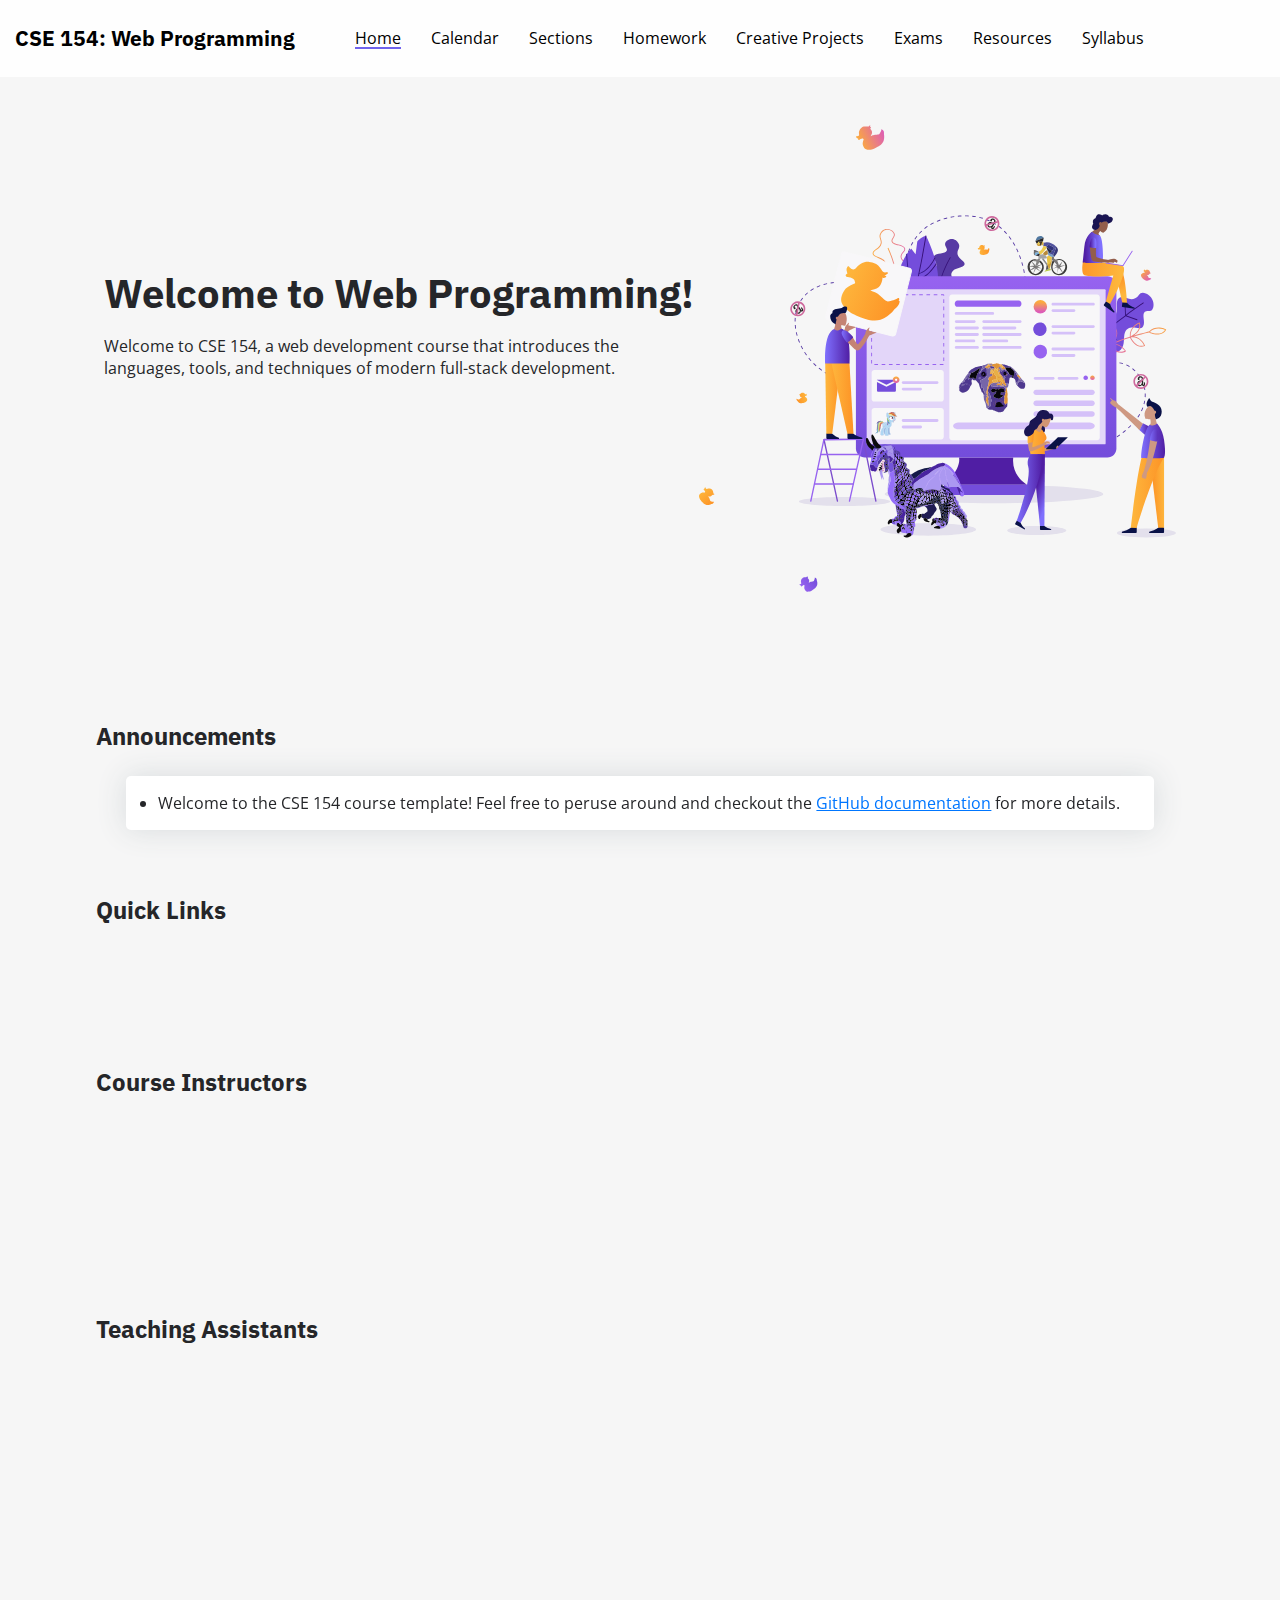
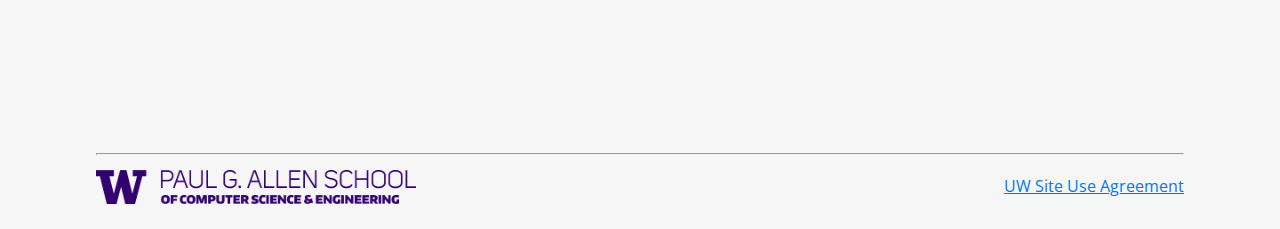
<file: index.html>
<!DOCTYPE html>
<html lang="en">

<head>
  <!-- Primary Meta Tags -->
  <title>CSE 154: Web Programming</title>
  <meta name="title" content="CSE 154: Web Programming">
  <meta name="description"
    content="A web development course at the Paul G. Allen School of Computer Science & Engineering that covers the languages, tools, and techniques for developing interactive and dynamic web pages.">
  <meta name='viewport' content='width=device-width, initial-scale=1.0, maximum-scale=1.0' />
  <meta charset="utf-8">

  <!-- Links to CSS & JS Files -->
  <link rel="stylesheet" href="index.css">
  <link rel="stylesheet" href="https://unpkg.com/aos@next/dist/aos.css" />
  <script type="application/javascript" src="index.js"></script>
  <script type="application/javascript" src="responsive-mobile.js"></script>

  <!-- Open Graph / Facebook Meta Tags -->
  <meta property="og:type" content="website">
  <meta property="og:url" content="https://courses.cs.washington.edu/courses/cse154/19sp/">
  <meta property="og:title" content="CSE 154: Web Programming">
  <meta property="og:description"
    content="A web development course at the Paul G. Allen School of Computer Science & Engineering that covers the languages, tools, and techniques for developing interactive and dynamic web pages.">
  <meta property="og:image" content="assets/cse154-seo.png">

  <!-- Twitter Meta Tags -->
  <meta property="twitter:card" content="summary_large_image">
  <meta property="twitter:url" content="https://courses.cs.washington.edu/courses/cse154/19sp/">
  <meta property="twitter:title" content="CSE 154: Web Programming">
  <meta property="twitter:description"
    content="A web development course at the Paul G. Allen School of Computer Science & Engineering that covers the languages, tools, and techniques for developing interactive and dynamic web pages.">
  <meta property="twitter:image" content="assets/cse154-seo.png">
</head>

<body>
  <!-- Navigation Bar -->
  <header class="navbar">
    <h1><a href="index.html">CSE 154: Web Programming</a></h1>
    <a class="active" href="index.html">Home</a>
    <a href="calendar/calendar.html">Calendar</a>
    <a href="sections/sections.html">Sections</a>
    <a href="homework/homework.html">Homework</a>
    <a href="creative/creative-projects.html">Creative Projects</a>
    <a href="exams/exams.html">Exams</a>
    <a href="resources/resources.html">Resources</a>
    <a href="syllabus/syllabus.html">Syllabus</a>
    <svg id="mobile-dropdown-icon" width="40" height="40">
      <use xlink:href="assets/website-icons.svg#menu-1"></use>
    </svg>
    <svg id="mobile-x-icon" width="40" height="40">
      <use xlink:href="assets/website-icons.svg#close-1"></use>
    </svg>
  </header>

  <!-- Main Page Content -->
  <main>
    <!-- Homepage Welcome/Animation -->
    <section id="welcome-container">
      <div id="title-container">
        <h1 class="slide-top2">Welcome to Web Programming!</h1>
        <p class="slide-top3">Welcome to CSE 154, a web development course that introduces the
          languages, tools, and techniques of modern full-stack development.</p>
      </div>
      <img id="homepage-img" class="slide-top4" src="assets/homepage-illustration.svg"
        alt="Illustration of people working together to make a website.">
    </section>

    <!-- Annoucements -->
    <section class="main-content" id="announcements">
      <h2>Announcements</h2>
      <!-- index.js will populate announcement information -->
      <ul id="announcements-list" class="card" data-aos="fade-right" data-aos-once="true" data-aos-duration="1000"></ul>
    </section>

    <!-- Quick Links -->
    <section class="main-content" id="quick-links">
      <h2>Quick Links</h2>
      <section id="quick-link-card-container">
        <div class="card quick-link-card" data-aos="fade-right" data-aos-once="true" data-aos-duration="1000">
          <h3><a class="blue-link" href="calendar/wpl.html">Office Hours Schedule</a></h3>
        </div>
        <div class="card quick-link-card" data-aos="fade-right" data-aos-once="true" data-aos-duration="1000">
          <h3><a class="blue-link" href="exploration-sessions/exploration-sessions.html">Exploration Sessions</a></h3>
        </div>
        <div class="card quick-link-card" data-aos="fade-right" data-aos-once="true" data-aos-duration="1000">
          <h3><a class="blue-link" href="mentorship/mentorship.html">Mentorship Program</a></h3>
        </div>
      </section>
    </section>

    <!-- Instructors -->
    <section class="main-content">
      <h2>Course Instructors</h2>
      <!-- index.js will populate instructor information -->
      <div id="instructor-container" class="staff-container"></div>
    </section>

    <!-- Teaching Assistants -->
    <section class="main-content">
      <h2>Teaching Assistants</h2>
      <!-- index.js will populate TA information -->
      <div id="ta-container" class="staff-container"></div>
    </section>
  </main>

  <!-- Footer Information -->
  <footer class="text-focus-in">
    <hr>
    <div id="footer-items-container">
      <div id="cse-wordmark">
        <img src="assets/cse-wordmark-md.png" alt="CSE Watermark">
      </div>
      <a href="https://www.washington.edu/online/terms/">UW Site Use Agreement</a>
    </div>
  </footer>

  <!-- Animate On Scroll Library -->
  <script src="https://unpkg.com/aos@next/dist/aos.js"></script>
  <script>
    AOS.init();
  </script>
</body>

</html>
</file>
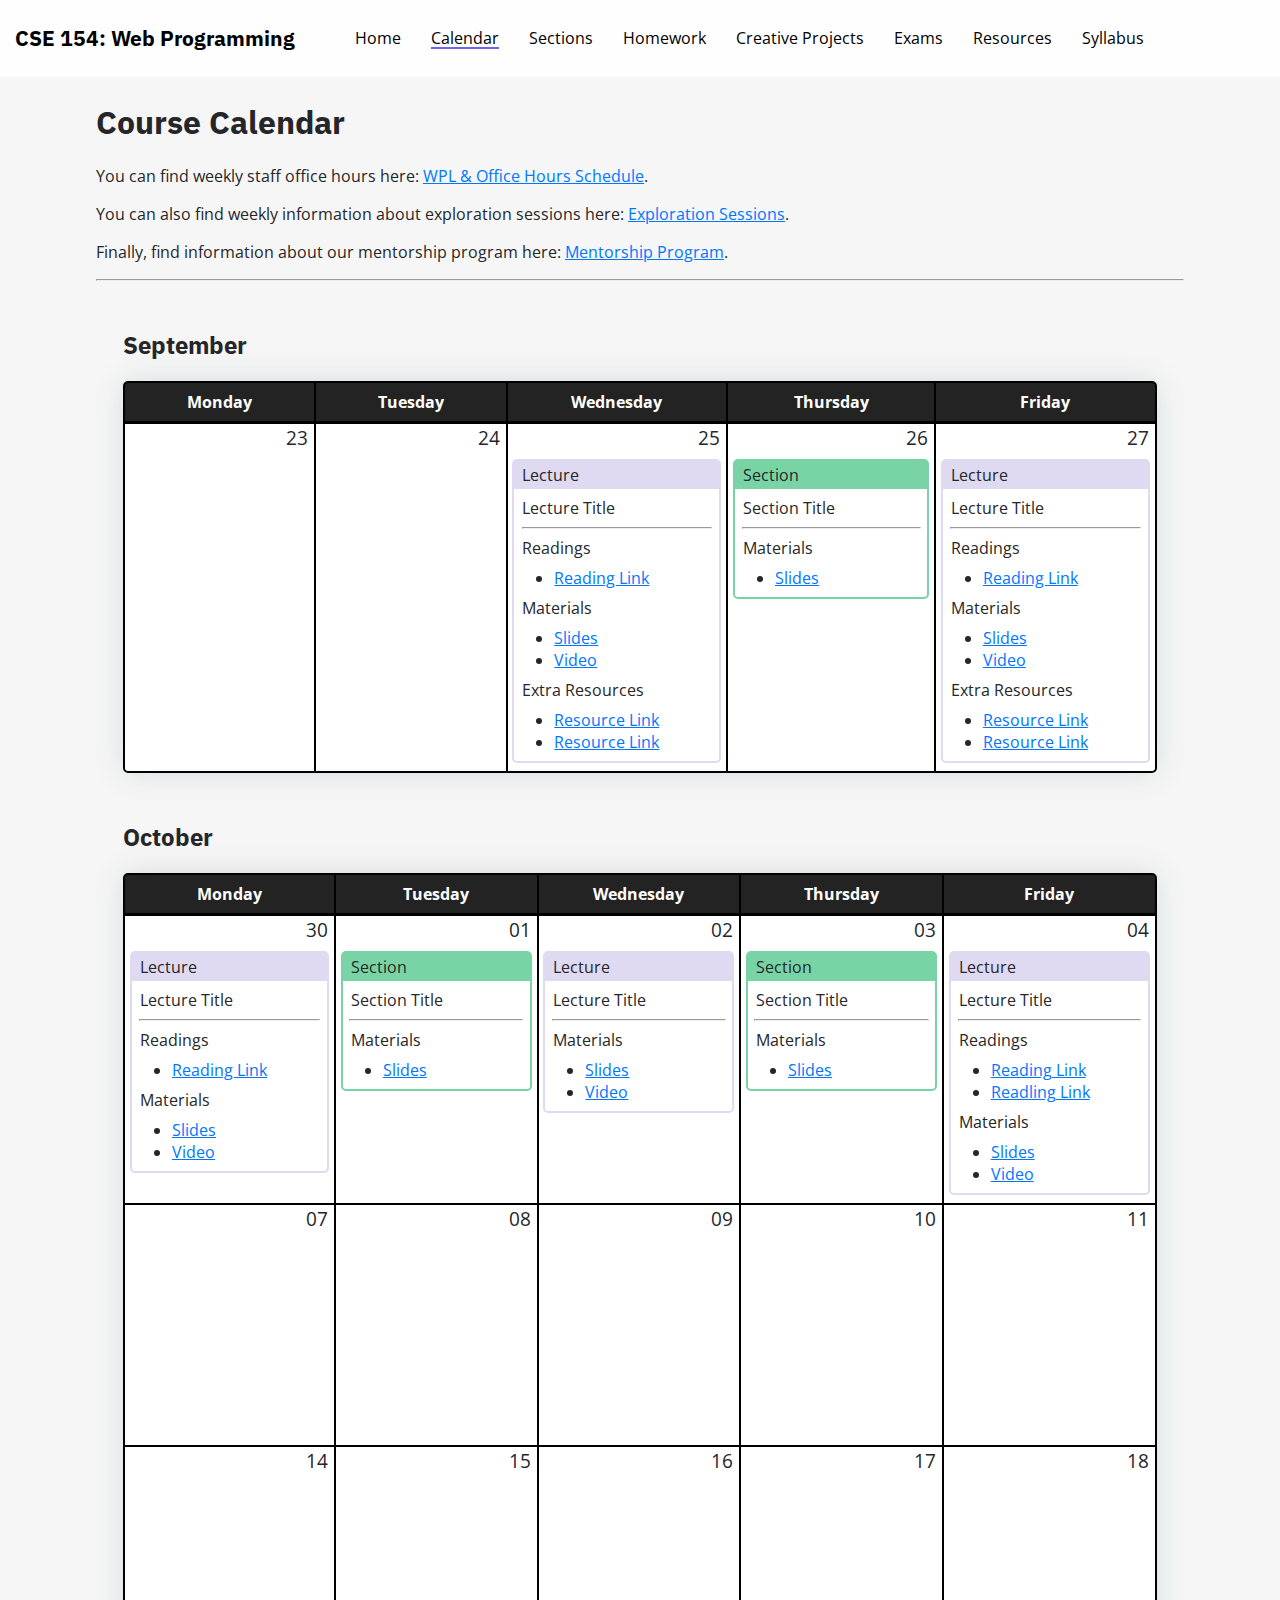
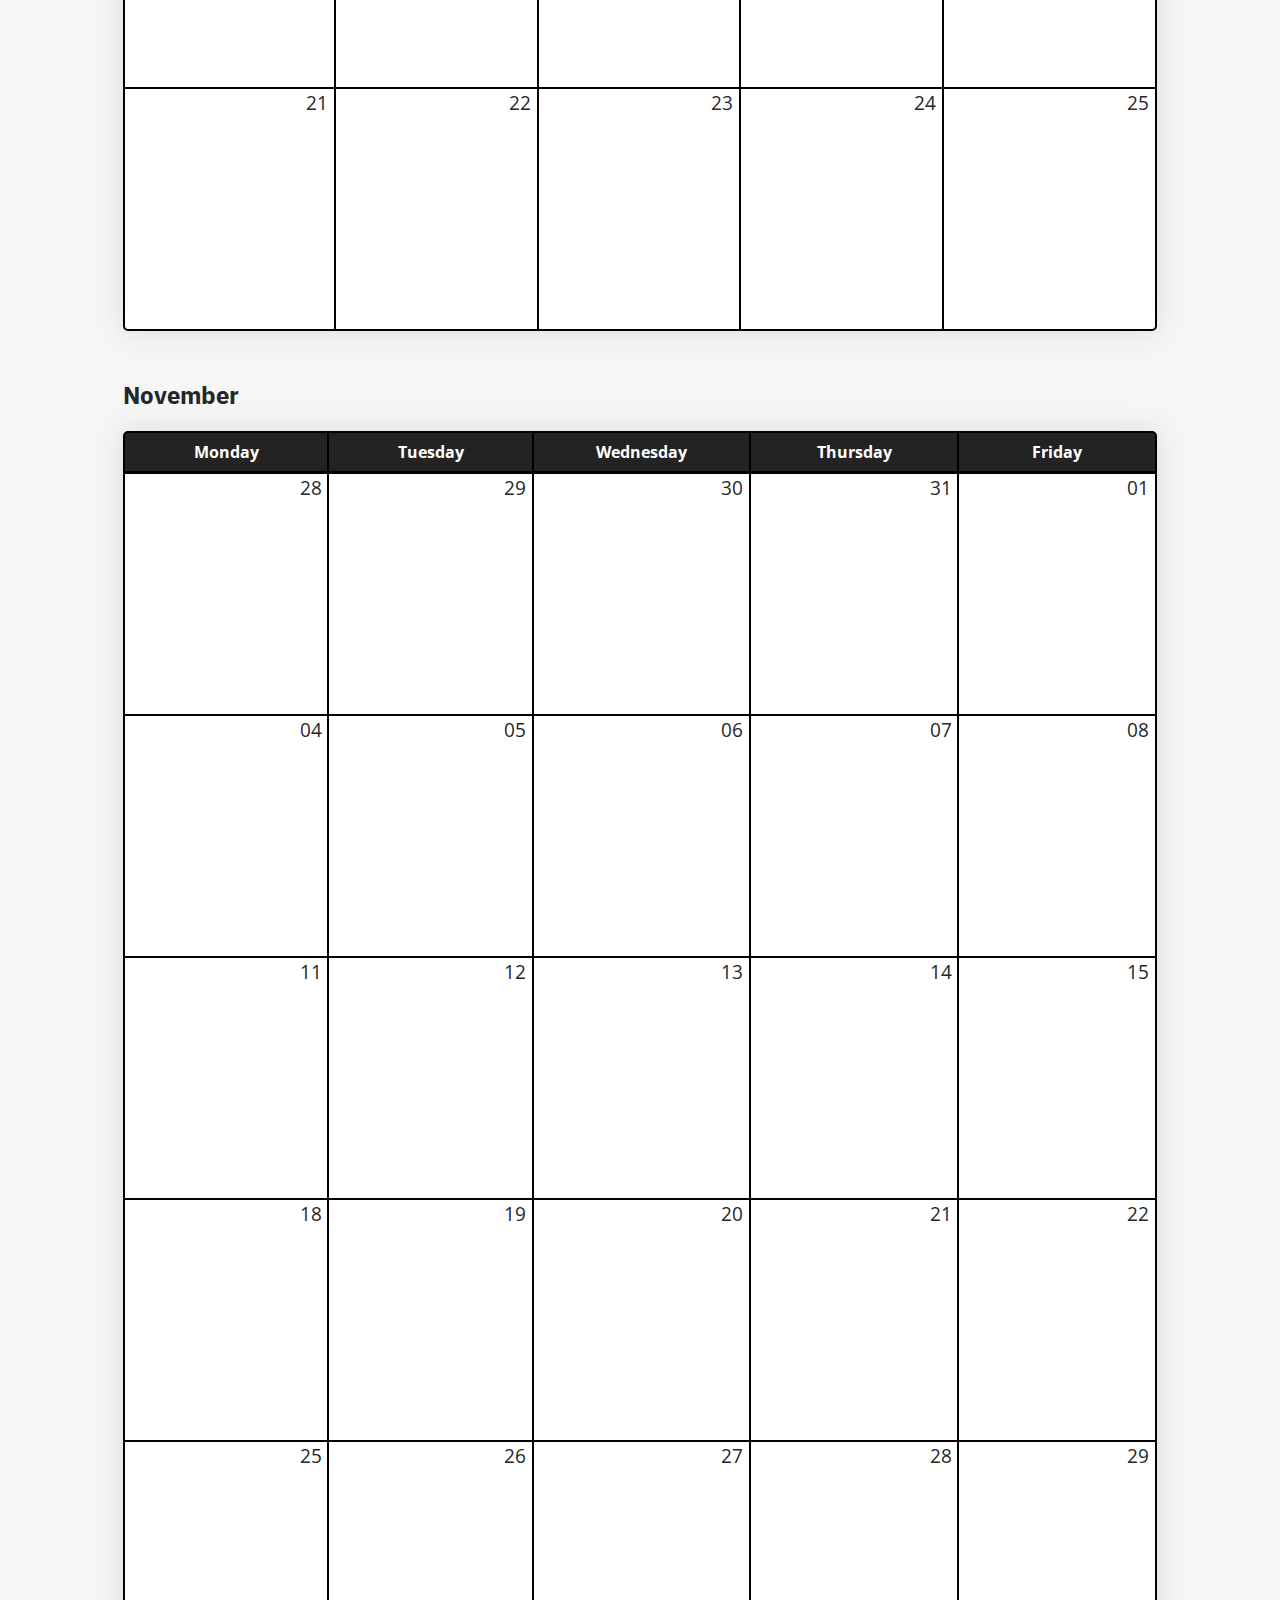
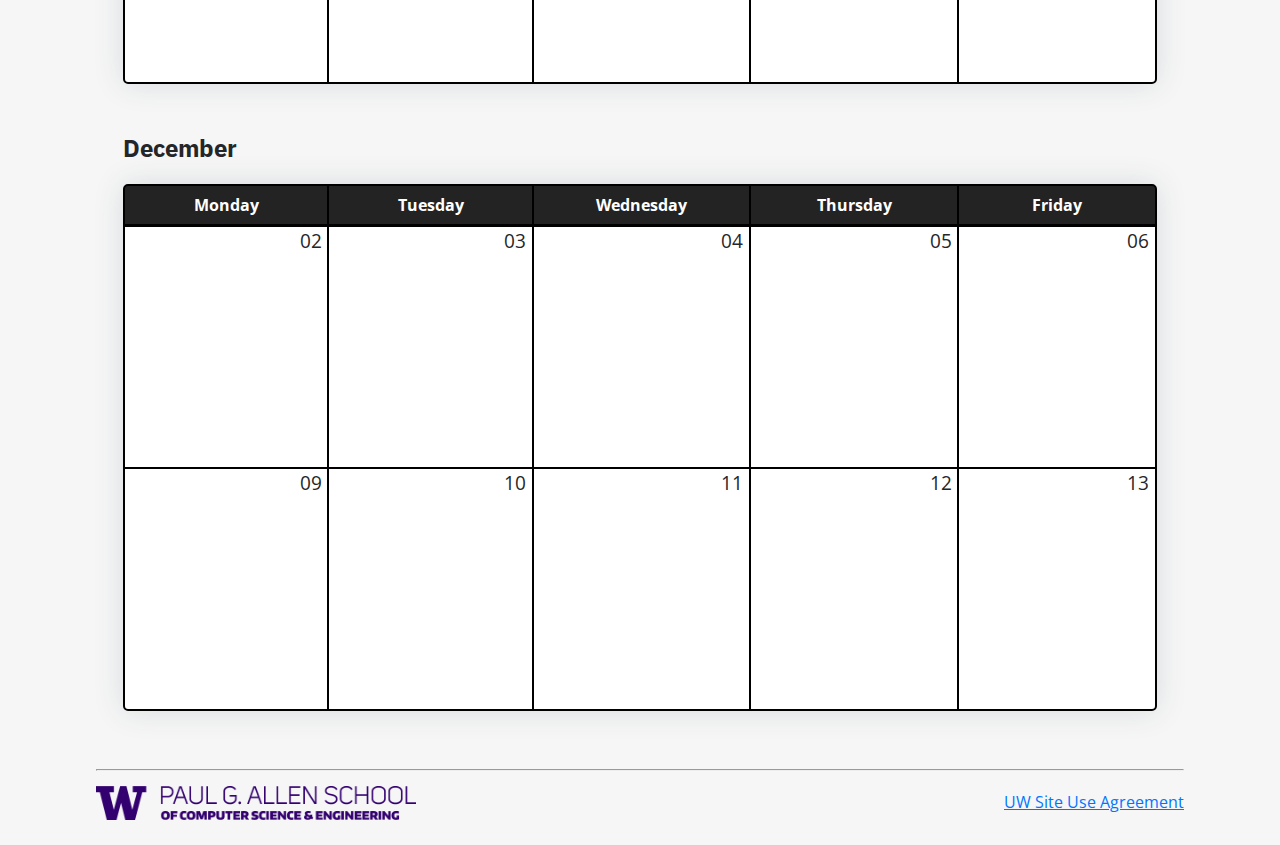
<file: calendar/calendar.html>
<!DOCTYPE html>
<html lang="en">

<head>
  <!-- Primary Meta Tags -->
  <title>CSE 154: Web Programming</title>
  <meta name="title" content="CSE 154: Web Programming">
  <meta name="description"
    content="A web development course at the Paul G. Allen School of Computer Science & Engineering that covers the languages, tools, and techniques for developing interactive and dynamic web pages.">
  <meta name='viewport' content='width=device-width, initial-scale=1.0, maximum-scale=1.0' />
  <meta charset="utf-8">

  <!-- Links to CSS & JS Files -->
  <link rel="stylesheet" href="../index.css">
  <script type="application/javascript" src="calendar.js"></script>
  <script type="application/javascript" src="../responsive-mobile.js"></script>

  <!-- Open Graph / Facebook Meta Tags -->
  <meta property="og:type" content="website">
  <meta property="og:url" content="https://courses.cs.washington.edu/courses/cse154/19sp/calendar/calendar.html">
  <meta property="og:title" content="CSE 154: Web Programming – Calendar">
  <meta property="og:description"
    content="A web development course at the Paul G. Allen School of Computer Science & Engineering that covers the languages, tools, and techniques for developing interactive and dynamic web pages.">
  <meta property="og:image" content="../assets/cse154-seo.png">

  <!-- Twitter Meta Tags -->
  <meta property="twitter:card" content="summary_large_image">
  <meta property="twitter:url" content="https://courses.cs.washington.edu/courses/cse154/19sp/calendar/calendar.html">
  <meta property="twitter:title" content="CSE 154: Web Programming – Calendar">
  <meta property="twitter:description"
    content="A web development course at the Paul G. Allen School of Computer Science & Engineering that covers the languages, tools, and techniques for developing interactive and dynamic web pages.">
  <meta property="twitter:image" content="../assets/cse154-seo.png">
</head>

<body>
  <!-- Navigation Bar -->
  <header class="navbar">
    <h1><a href="../index.html">CSE 154: Web Programming</a></h1>
    <a href="../index.html">Home</a>
    <a class="active" href="../calendar/calendar.html">Calendar</a>
    <a href="../sections/sections.html">Sections</a>
    <a href="../homework/homework.html">Homework</a>
    <a href="../creative/creative-projects.html">Creative Projects</a>
    <a href="../exams/exams.html">Exams</a>
    <a href="../resources/resources.html">Resources</a>
    <a href="../syllabus/syllabus.html">Syllabus</a>
    <svg id="mobile-dropdown-icon" width="40" height="40">
      <use xlink:href="../assets/website-icons.svg#menu-1"></use>
    </svg>
    <svg id="mobile-x-icon" width="40" height="40">
      <use xlink:href="../assets/website-icons.svg#close-1"></use>
    </svg>
  </header>

  <!-- Main Page Content -->
  <main>
    <section class="header-info">
      <h1 class="page-title slide-right-focus-in">Course Calendar</h1>
      <p class="text-focus-in">You can find weekly staff office hours here: <a class="blue-link" href="wpl.html">WPL &
          Office Hours Schedule</a>.</p>
      <p class="text-focus-in">You can also find weekly information about exploration sessions here: <a
          class="blue-link" href="../exploration-sessions/exploration-sessions.html">Exploration Sessions</a>.</p>
      <p class="text-focus-in">Finally, find information about our mentorship program here: <a class="blue-link"
          href="../mentorship/mentorship.html">Mentorship Program</a>.</p>
      <hr class="text-focus-in">
    </section>

    <!-- calendar.js will populate calendar information -->
    <section id="calendar-container" class="main-content text-focus-in"></section>
  </main>

  <!-- Footer Information -->
  <footer class="text-focus-in">
    <hr>
    <div id="footer-items-container">
      <div id="cse-wordmark">
        <img src="../assets/cse-wordmark-md.png" alt="CSE Watermark">
      </div>
      <a href="https://www.washington.edu/online/terms/">UW Site Use Agreement</a>
    </div>
  </footer>
</body>

</html>
</file>
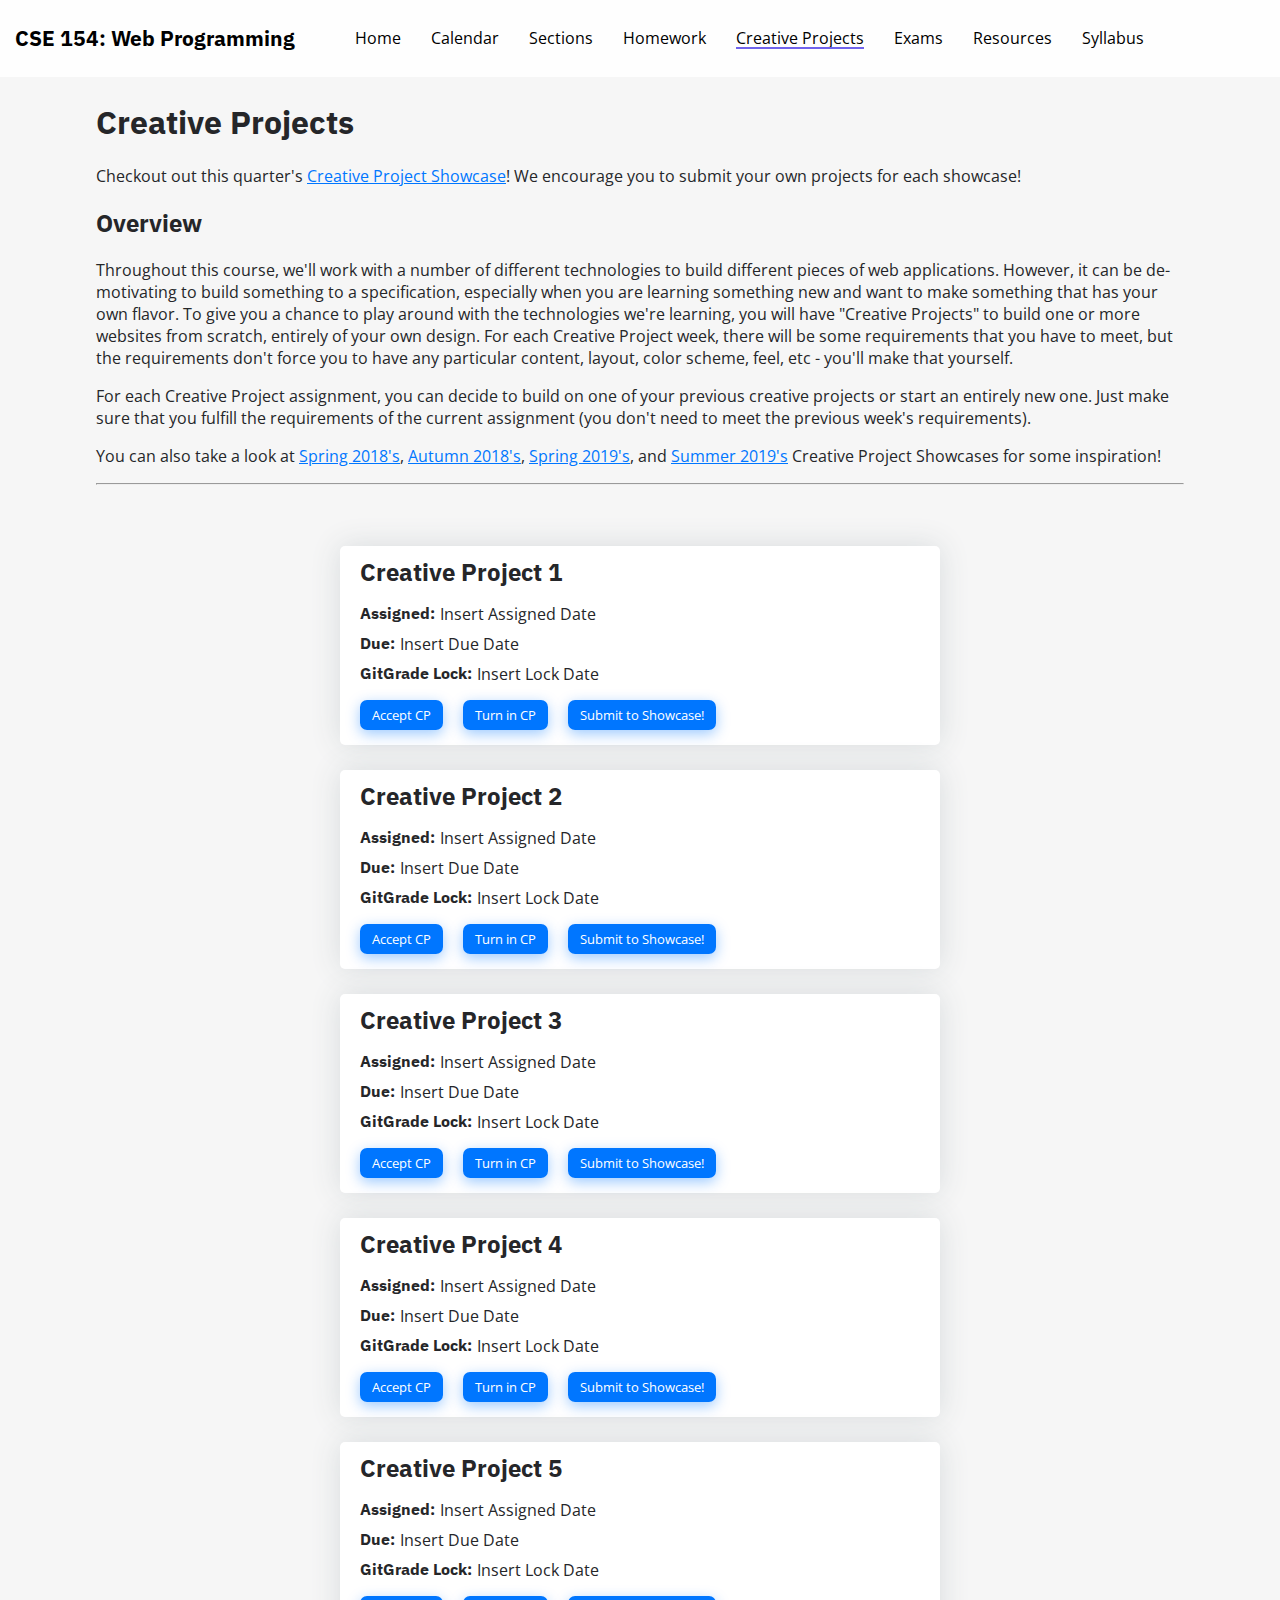
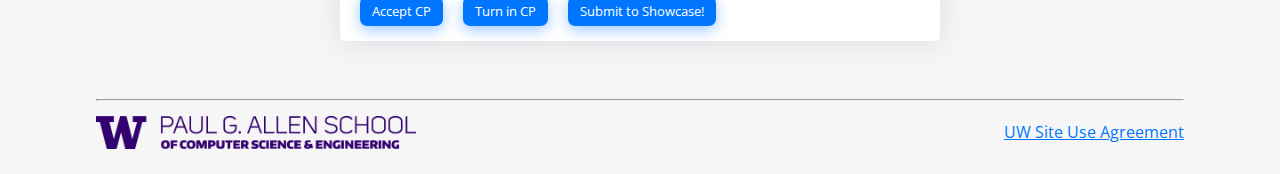
<file: creative/creative-projects.html>
<!DOCTYPE html>
<html lang="en">

<head>
  <!-- Primary Meta Tags -->
  <title>CSE 154: Web Programming</title>
  <meta name="title" content="CSE 154: Web Programming">
  <meta name="description"
    content="A web development course at the Paul G. Allen School of Computer Science & Engineering that covers the languages, tools, and techniques for developing interactive and dynamic web pages.">
  <meta name='viewport' content='width=device-width, initial-scale=1.0, maximum-scale=1.0' />
  <meta charset="utf-8">

  <!-- Links to CSS & JS Files -->
  <link rel="stylesheet" href="../index.css">
  <script type="application/javascript" src="creative-projects.js"></script>
  <script type="application/javascript" src="../responsive-mobile.js"></script>

  <!-- Open Graph / Facebook Meta Tags -->
  <meta property="og:type" content="website">
  <meta property="og:url"
    content="https://courses.cs.washington.edu/courses/cse154/19sp/creative/creative-projects.html">
  <meta property="og:title" content="CSE 154: Web Programming – Creative Projects">
  <meta property="og:description"
    content="A web development course at the Paul G. Allen School of Computer Science & Engineering that covers the languages, tools, and techniques for developing interactive and dynamic web pages.">
  <meta property="og:image" content="../assets/cse154-seo.png">

  <!-- Twitter Meta Tags -->
  <meta property="twitter:card" content="summary_large_image">
  <meta property="twitter:url"
    content="https://courses.cs.washington.edu/courses/cse154/19sp/creative/creative-projects.html">
  <meta property="twitter:title" content="CSE 154: Web Programming – Creative Projects">
  <meta property="twitter:description"
    content="A web development course at the Paul G. Allen School of Computer Science & Engineering that covers the languages, tools, and techniques for developing interactive and dynamic web pages.">
  <meta property="twitter:image" content="../assets/cse154-seo.png">
</head>

<body>
  <!-- Navigation Bar -->
  <header class="navbar">
    <h1><a href="../index.html">CSE 154: Web Programming</a></h1>
    <a href="../index.html">Home</a>
    <a href="../calendar/calendar.html">Calendar</a>
    <a href="../sections/sections.html">Sections</a>
    <a href="../homework/homework.html">Homework</a>
    <a class="active" href="../creative/creative-projects.html">Creative Projects</a>
    <a href="../exams/exams.html">Exams</a>
    <a href="../resources/resources.html">Resources</a>
    <a href="../syllabus/syllabus.html">Syllabus</a>
    <svg id="mobile-dropdown-icon" width="40" height="40">
      <use xlink:href="../assets/website-icons.svg#menu-1"></use>
    </svg>
    <svg id="mobile-x-icon" width="40" height="40">
      <use xlink:href="../assets/website-icons.svg#close-1"></use>
    </svg>
  </header>

  <!-- Main Page Content -->
  <main>
    <section class="header-info">
      <h1 class="page-title slide-right-focus-in">Creative Projects</h1>
      <p class="text-focus-in">
        Checkout out this quarter's
        <a class="blue-link" href="showcase.html">Creative Project Showcase</a>!
        We encourage you to submit your own projects for each showcase!
      </p>
      <h2 class="text-focus-in">Overview</h2>
      <p class="text-focus-in">
        Throughout this course, we'll work with a number of different technologies to build
        different pieces of web applications. However, it can be de-motivating to build something
        to a specification, especially when you are learning something new and want to make
        something that has your own flavor. To give you a chance to play around with the technologies
        we're learning, you will have "Creative Projects" to build one or more websites from scratch,
        entirely of your own design. For each Creative Project week, there will be some requirements
        that you have to meet, but the requirements don't force you to have any particular content,
        layout, color scheme, feel, etc - you'll make that yourself.
      </p>
      <p class="text-focus-in">For each Creative Project assignment, you can decide to build on one of your previous
        creative projects or start an entirely new one. Just make sure that you fulfill the requirements of the current
        assignment (you don't need to meet the previous week's requirements).</p>
      <p class="text-focus-in">
        You can also take a look at
        <a class="blue-link" target="_blank"
          href="https://courses.cs.washington.edu/courses/cse154/18sp/showcase/">Spring 2018's</a>,
        <a class="blue-link" target="_blank"
          href="https://courses.cs.washington.edu/courses/cse154/18au/creative/showcase.html">Autumn 2018's</a>,
        <a class="blue-link" target="_blank"
          href="https://courses.cs.washington.edu/courses/cse154/19sp/creative/cp-showcase.html">Spring 2019's</a>,
        and
        <a class="blue-link" target="_blank"
          href="https://courses.cs.washington.edu/courses/cse154/19su/creative/showcase.html">Summer 2019's</a>
        Creative Project Showcases for some inspiration!
      </p>
      <hr class="text-focus-in">
    </section>

    <!-- index.js will populate homework information -->
    <section id="cp-container" class="text-focus-in main-content"></section>
  </main>

  <!-- Footer Information -->
  <footer class="text-focus-in">
    <hr>
    <div id="footer-items-container">
      <div id="cse-wordmark">
        <img src="../assets/cse-wordmark-md.png" alt="CSE Watermark">
      </div>
      <a href="https://www.washington.edu/online/terms/">UW Site Use Agreement</a>
    </div>
  </footer>
</body>

</html>
</file>
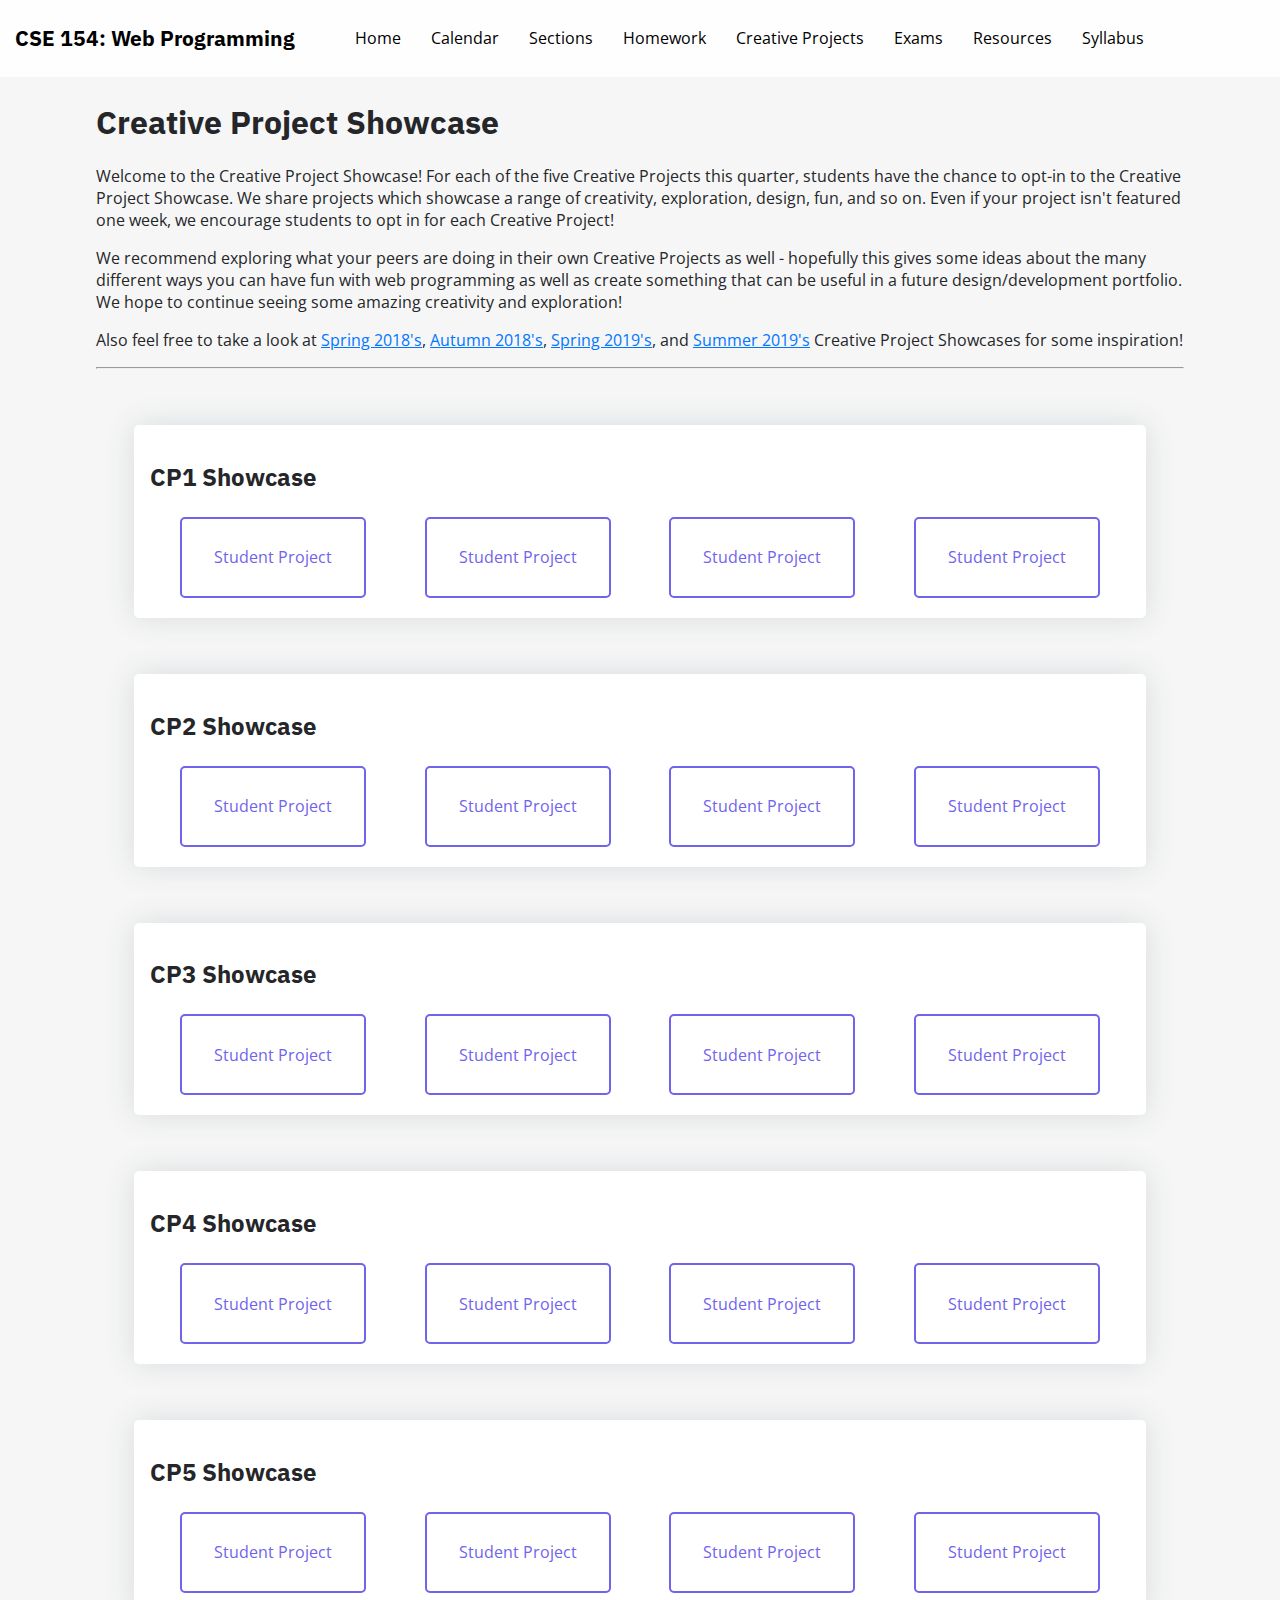
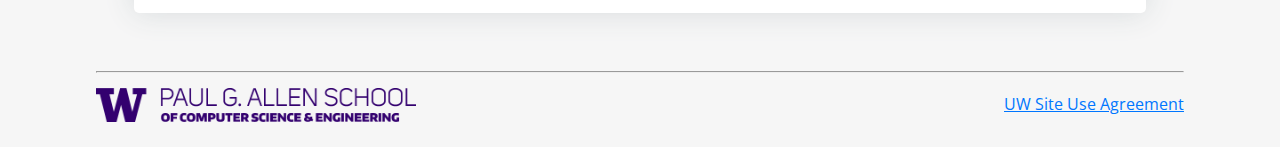
<file: creative/showcase.html>
<!DOCTYPE html>
<html lang="en">

<head>
  <!-- Primary Meta Tags -->
  <title>CSE 154: Web Programming</title>
  <meta name="title" content="CSE 154: Web Programming">
  <meta name="description"
    content="A web development course at the Paul G. Allen School of Computer Science & Engineering that covers the languages, tools, and techniques for developing interactive and dynamic web pages.">
  <meta name='viewport' content='width=device-width, initial-scale=1.0, maximum-scale=1.0' />
  <meta charset="utf-8">

  <!-- Links to CSS & JS Files -->
  <link rel="stylesheet" href="../index.css">
  <script type="application/javascript" src="../responsive-mobile.js"></script>

  <!-- Open Graph / Facebook Meta Tags -->
  <meta property="og:type" content="website">
  <meta property="og:url" content="https://courses.cs.washington.edu/courses/cse154/19sp/creative/cp-showcase.html">
  <meta property="og:title" content="CSE 154: Web Programming – Creative Project Showcase">
  <meta property="og:description"
    content="A web development course at the Paul G. Allen School of Computer Science & Engineering that covers the languages, tools, and techniques for developing interactive and dynamic web pages.">
  <meta property="og:image" content="../assets/cse154-seo.png">

  <!-- Twitter Meta Tags -->
  <meta property="twitter:card" content="summary_large_image">
  <meta property="twitter:url"
    content="https://courses.cs.washington.edu/courses/cse154/19sp/creative/cp-showcase.html">
  <meta property="twitter:title" content="CSE 154: Web Programming – Creative Project Showcase">
  <meta property="twitter:description"
    content="A web development course at the Paul G. Allen School of Computer Science & Engineering that covers the languages, tools, and techniques for developing interactive and dynamic web pages.">
  <meta property="twitter:image" content="../assets/cse154-seo.png">
</head>

<body>
  <!-- Navigation Bar -->
  <header class="navbar">
    <h1><a href="../index.html">CSE 154: Web Programming</a></h1>
    <a href="../index.html">Home</a>
    <a href="../calendar/calendar.html">Calendar</a>
    <a href="../sections/sections.html">Sections</a>
    <a href="../homework/homework.html">Homework</a>
    <a href="../creative/creative-projects.html">Creative Projects</a>
    <a href="../exams/exams.html">Exams</a>
    <a href="../resources/resources.html">Resources</a>
    <a href="../syllabus/syllabus.html">Syllabus</a>
    <svg id="mobile-dropdown-icon" width="40" height="40">
      <use xlink:href="../assets/website-icons.svg#menu-1"></use>
    </svg>
    <svg id="mobile-x-icon" width="40" height="40">
      <use xlink:href="../assets/website-icons.svg#close-1"></use>
    </svg>
  </header>

  <!-- Main Page Content -->
  <main>
    <section class="header-info">
      <h1 class="page-title slide-right-focus-in">Creative Project Showcase</h1>
      <p class="text-focus-in">
        Welcome to the Creative Project Showcase! For each of the five Creative
        Projects this quarter, students have the chance to opt-in to the Creative
        Project Showcase. We share projects which showcase a range of creativity,
        exploration, design, fun, and so on. Even if your project isn't featured one week,
        we encourage students to opt in for each Creative Project!
      </p>
      <p class="text-focus-in">
        We recommend exploring what your peers are doing in their own
        Creative Projects as well - hopefully this gives some ideas about the
        many different ways you can have fun with web programming as well as
        create something that can be useful in a future design/development
        portfolio. We hope to continue seeing some amazing creativity and
        exploration!
      </p>
      <p class="text-focus-in">
        Also feel free to take a look at
        <a class="blue-link" target="_blank"
          href="https://courses.cs.washington.edu/courses/cse154/18sp/showcase/">Spring 2018's</a>,
        <a class="blue-link" target="_blank"
          href="https://courses.cs.washington.edu/courses/cse154/18au/creative/showcase.html">Autumn 2018's</a>,
        <a class="blue-link" target="_blank"
          href="https://courses.cs.washington.edu/courses/cse154/19sp/creative/cp-showcase.html">Spring 2019's</a>,
        and
        <a class="blue-link" target="_blank"
          href="https://courses.cs.washington.edu/courses/cse154/19su/creative/showcase.html">Summer 2019's</a>
        Creative Project Showcases for some inspiration!
      </p>
      <hr class="text-focus-in">
    </section>

    <section class="text-focus-in main-content">
      <section class="card syllabus-card">
        <h2>CP1 Showcase</h2>
        <div class="cp-showcase-container">
          <p>
            <a target="_blank" href="#">Student Project</a>
          </p>
          <p>
            <a target="_blank" href="#">Student Project</a>
          </p>
          <p>
            <a target="_blank" href="#">Student Project</a>
          </p>
          <p>
            <a target="_blank" href="#">Student Project</a>
          </p>
        </div>
      </section>
      <section class="card syllabus-card">
        <h2>CP2 Showcase</h2>
        <div class="cp-showcase-container">
          <p>
            <a target="_blank" href="#">Student Project</a>
          </p>
          <p>
            <a target="_blank" href="#">Student Project</a>
          </p>
          <p>
            <a target="_blank" href="#">Student Project</a>
          </p>
          <p>
            <a target="_blank" href="#">Student Project</a>
          </p>
        </div>
      </section>
      <section class="card syllabus-card">
        <h2>CP3 Showcase</h2>
        <div class="cp-showcase-container">
          <p>
            <a target="_blank" href="#">Student Project</a>
          </p>
          <p>
            <a target="_blank" href="#">Student Project</a>
          </p>
          <p>
            <a target="_blank" href="#">Student Project</a>
          </p>
          <p>
            <a target="_blank" href="#">Student Project</a>
          </p>
        </div>
      </section>
      <section class="card syllabus-card">
        <h2>CP4 Showcase</h2>
        <div class="cp-showcase-container">
          <p>
            <a target="_blank" href="#">Student Project</a>
          </p>
          <p>
            <a target="_blank" href="#">Student Project</a>
          </p>
          <p>
            <a target="_blank" href="#">Student Project</a>
          </p>
          <p>
            <a target="_blank" href="#">Student Project</a>
          </p>
        </div>
      </section>
      <section class="card syllabus-card">
        <h2>CP5 Showcase</h2>
        <div class="cp-showcase-container">
          <p>
            <a target="_blank" href="#">Student Project</a>
          </p>
          <p>
            <a target="_blank" href="#">Student Project</a>
          </p>
          <p>
            <a target="_blank" href="#">Student Project</a>
          </p>
          <p>
            <a target="_blank" href="#">Student Project</a>
          </p>
        </div>
      </section>
    </section>
  </main>

  <!-- Footer Information -->
  <footer class="text-focus-in">
    <hr>
    <div id="footer-items-container">
      <div id="cse-wordmark">
        <img src="../assets/cse-wordmark-md.png" alt="CSE Watermark">
      </div>
      <a href="https://www.washington.edu/online/terms/">UW Site Use Agreement</a>
    </div>
  </footer>
</body>

</html>
</file>
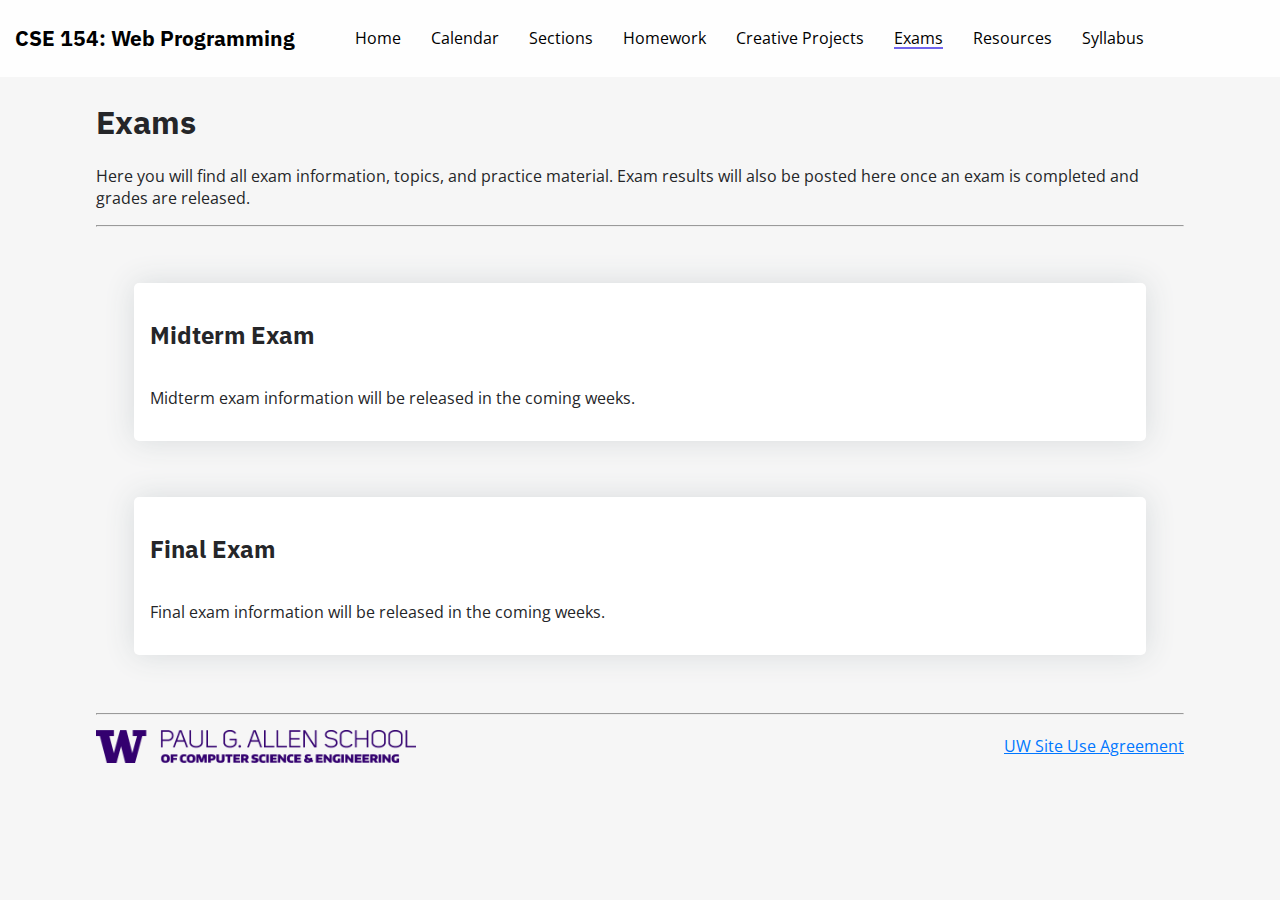
<file: exams/exams.html>
<!DOCTYPE html>
<html lang="en">
  <head>
    <!-- Primary Meta Tags -->
    <title>CSE 154: Web Programming</title>
    <meta name="title" content="CSE 154: Web Programming">
    <meta name="description" content="A web development course at the Paul G. Allen School of Computer Science & Engineering that covers the languages, tools, and techniques for developing interactive and dynamic web pages.">
    <meta name='viewport' content='width=device-width, initial-scale=1.0, maximum-scale=1.0' />
    <meta charset="utf-8">

    <!-- Links to CSS & JS Files -->
    <link rel="stylesheet" href="../index.css">
    <script type="application/javascript" src="../responsive-mobile.js"></script>

    <!-- Open Graph / Facebook Meta Tags -->
    <meta property="og:type" content="website">
    <meta property="og:url" content="https://courses.cs.washington.edu/courses/cse154/19sp/exams/exams.html">
    <meta property="og:title" content="CSE 154: Web Programming – Exams">
    <meta property="og:description" content="A web development course at the Paul G. Allen School of Computer Science & Engineering that covers the languages, tools, and techniques for developing interactive and dynamic web pages.">
    <meta property="og:image" content="../assets/cse154-seo.png">

    <!-- Twitter Meta Tags -->
    <meta property="twitter:card" content="summary_large_image">
    <meta property="twitter:url" content="https://courses.cs.washington.edu/courses/cse154/19sp/exams/exams.html">
    <meta property="twitter:title" content="CSE 154: Web Programming – Exams">
    <meta property="twitter:description" content="A web development course at the Paul G. Allen School of Computer Science & Engineering that covers the languages, tools, and techniques for developing interactive and dynamic web pages.">
    <meta property="twitter:image" content="../assets/cse154-seo.png">
  </head>
  <body>
    <!-- Navigation Bar -->
    <header class="navbar">
      <h1><a href="../index.html">CSE 154: Web Programming</a></h1>
      <a href="../index.html">Home</a>
      <a href="../calendar/calendar.html">Calendar</a>
      <a href="../sections/sections.html">Sections</a>
      <a href="../homework/homework.html">Homework</a>
      <a href="../creative/creative-projects.html">Creative Projects</a>
      <a class="active" href="./exams.html">Exams</a>
      <a href="../resources/resources.html">Resources</a>
      <a href="../syllabus/syllabus.html">Syllabus</a>
      <svg id="mobile-dropdown-icon" width="40" height="40">
        <use xlink:href="../assets/website-icons.svg#menu-1"></use>
      </svg>
      <svg id="mobile-x-icon" width="40" height="40">
        <use xlink:href="../assets/website-icons.svg#close-1"></use>
      </svg>
    </header>

    <!-- Main Page Content -->
    <main>
      <section class="header-info">
        <h1 class="page-title slide-right-focus-in">Exams</h1>
        <p class="text-focus-in">
          Here you will find all exam information, topics, and practice
          material. Exam results will also be posted here once an exam is
          completed and grades are released.
        </p>
        <hr class="text-focus-in">
      </section>

      <!-- Exam Information -->
      <section id="exams-container" class="text-focus-in main-content">
        <!-- Midterm Details -->
        <section class="card syllabus-card">
          <h2>Midterm Exam</h2>
          <p>Midterm exam information will be released in the coming weeks.</p>
        </section>

        <!-- Final Details -->
        <section class="card syllabus-card">
          <h2>Final Exam</h2>
          <p>Final exam information will be released in the coming weeks.</p>
        </section>
      </section>
    </main>


    <!-- Footer Information -->
    <footer class="text-focus-in">
      <hr>
      <div id="footer-items-container">
        <div id="cse-wordmark">
          <img src="../assets/cse-wordmark-md.png" alt="CSE Watermark">
        </div>
        <a href="https://www.washington.edu/online/terms/">UW Site Use Agreement</a>
      </div>
    </footer>
  </body>
</html>
</file>
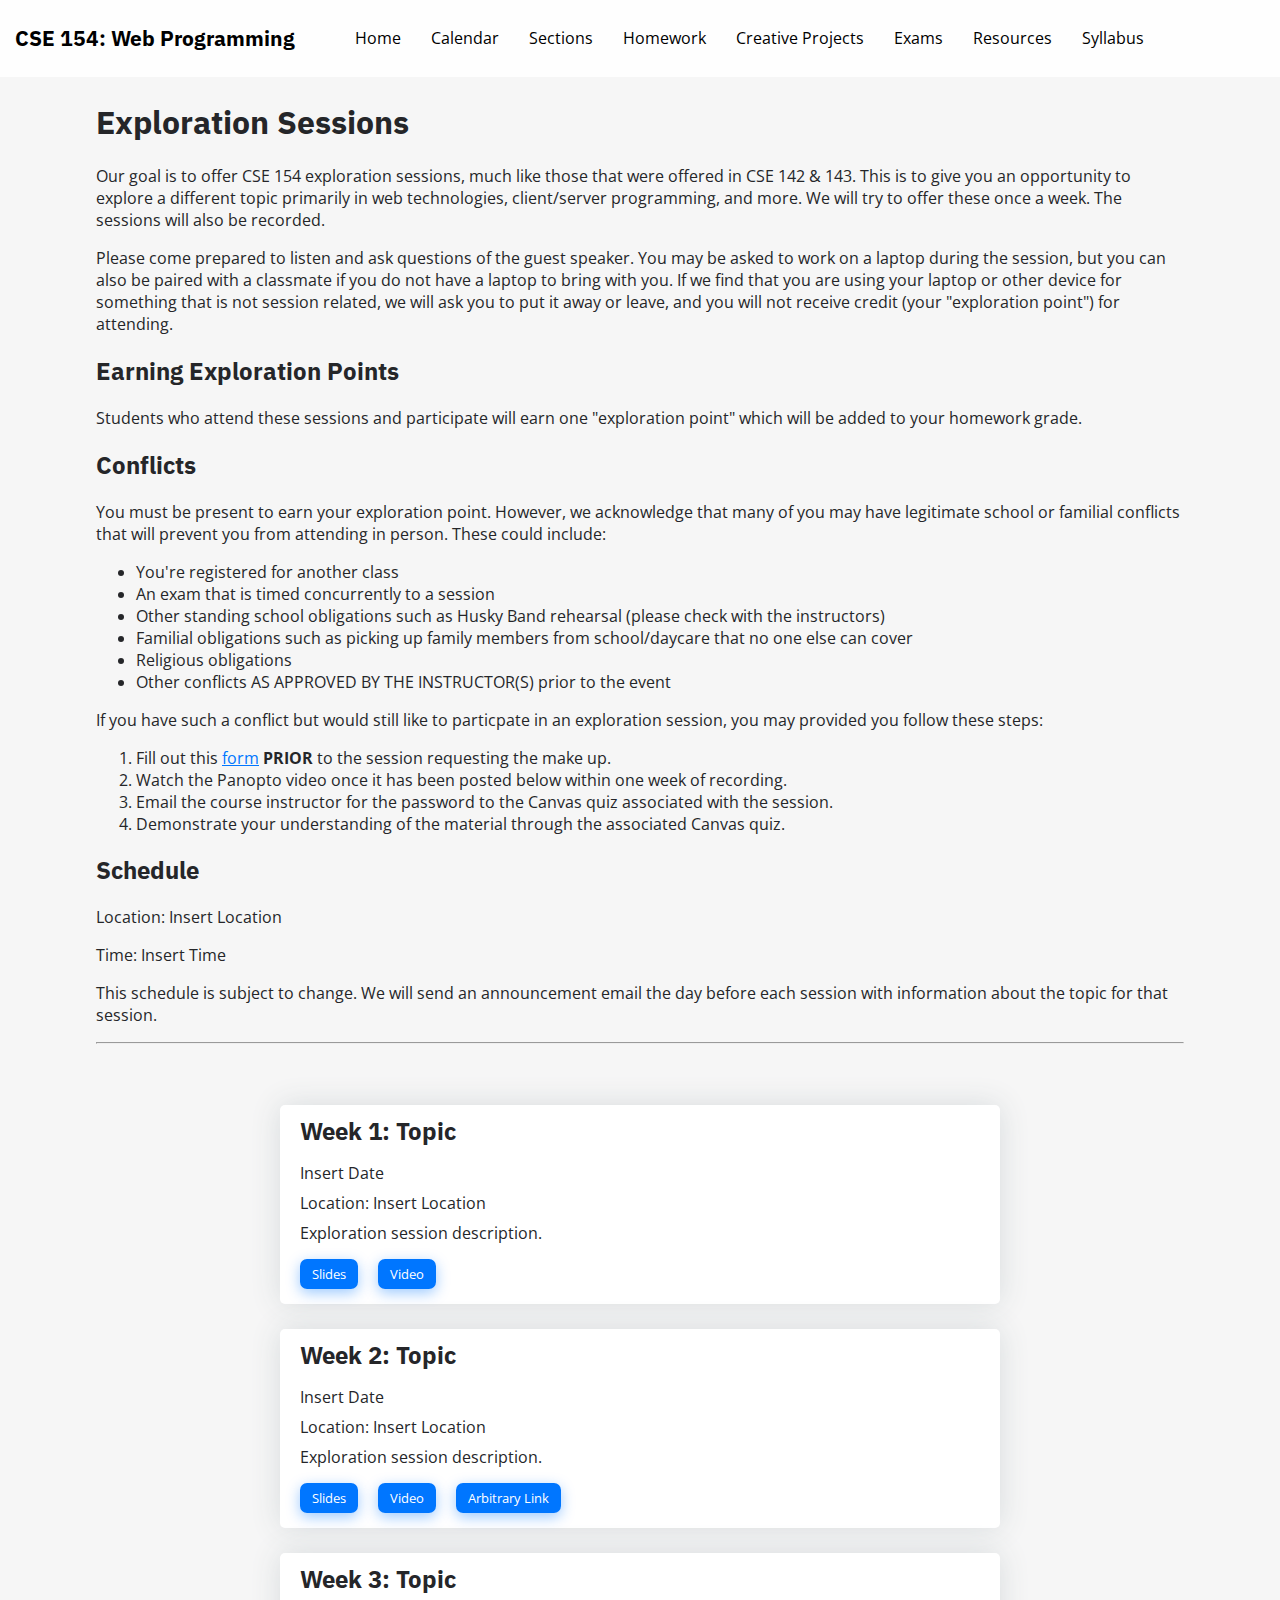
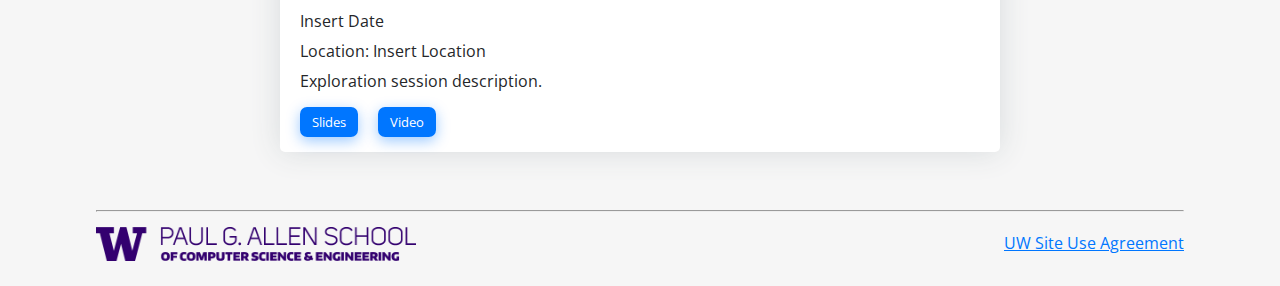
<file: exploration-sessions/exploration-sessions.html>
<!DOCTYPE html>
<html lang="en">

<head>
  <!-- Primary Meta Tags -->
  <title>CSE 154: Web Programming</title>
  <meta name="title" content="CSE 154: Web Programming">
  <meta name="description"
    content="A web development course at the Paul G. Allen School of Computer Science & Engineering that covers the languages, tools, and techniques for developing interactive and dynamic web pages.">
  <meta name='viewport' content='width=device-width, initial-scale=1.0, maximum-scale=1.0' />
  <meta charset="utf-8">

  <!-- Links to CSS & JS Files -->
  <link rel="stylesheet" href="../index.css">
  <script type="application/javascript" src="exploration-sessions.js"></script>
  <script type="application/javascript" src="../responsive-mobile.js"></script>

  <!-- Open Graph / Facebook Meta Tags -->
  <meta property="og:type" content="website">
  <meta property="og:url"
    content="https://courses.cs.washington.edu/courses/cse154/19sp/exploration-sessions/exploration-sessions.html">
  <meta property="og:title" content="CSE 154: Web Programming – Exploration Sessions">
  <meta property="og:description"
    content="A web development course at the Paul G. Allen School of Computer Science & Engineering that covers the languages, tools, and techniques for developing interactive and dynamic web pages.">
  <meta property="og:image" content="../assets/cse154-seo.png">

  <!-- Twitter Meta Tags -->
  <meta property="twitter:card" content="summary_large_image">
  <meta property="twitter:url"
    content="https://courses.cs.washington.edu/courses/cse154/19sp/exploration-sessions/exploration-sessions.html">
  <meta property="twitter:title" content="CSE 154: Web Programming – Exploration Sessions">
  <meta property="twitter:description"
    content="A web development course at the Paul G. Allen School of Computer Science & Engineering that covers the languages, tools, and techniques for developing interactive and dynamic web pages.">
  <meta property="twitter:image" content="../assets/cse154-seo.png">
</head>

<body>
  <!-- Navigation Bar -->
  <header class="navbar">
    <h1><a href="../index.html">CSE 154: Web Programming</a></h1>
    <a href="../index.html">Home</a>
    <a href="../calendar/calendar.html">Calendar</a>
    <a href="../sections/sections.html">Sections</a>
    <a href="../homework/homework.html">Homework</a>
    <a href="../creative/creative-projects.html">Creative Projects</a>
    <a href="../exams/exams.html">Exams</a>
    <a href="../resources/resources.html">Resources</a>
    <a href="../syllabus/syllabus.html">Syllabus</a>
    <svg id="mobile-dropdown-icon" width="40" height="40">
      <use xlink:href="../assets/website-icons.svg#menu-1"></use>
    </svg>
    <svg id="mobile-x-icon" width="40" height="40">
      <use xlink:href="../assets/website-icons.svg#close-1"></use>
    </svg>
  </header>

  <!-- Main Page Content -->
  <main>
    <section class="header-info">
      <h1 class="page-title slide-right-focus-in">Exploration Sessions</h1>
      <p class="text-focus-in">Our goal is to offer CSE 154 exploration sessions, much like those that were offered in
        CSE 142 & 143. This is to give you an opportunity to explore a different topic primarily in web technologies,
        client/server programming, and more. We will try to offer these once a week. The sessions will also be recorded.
      </p>
      <p class="text-focus-in">Please come prepared to listen and ask questions of the guest speaker. You may be asked
        to work on a laptop during the session, but you can also be paired with a classmate if you do not have a laptop
        to bring with you. If we find that you are using your laptop or other device for something that is not session
        related, we will ask you to put it away or leave, and you will not receive credit (your "exploration point") for
        attending.</p>

      <h2 class="text-focus-in">Earning Exploration Points</h2>
      <p class="text-focus-in">Students who attend these sessions and participate will earn one "exploration point"
        which will be added to your homework grade.</p>

      <h2 class="text-focus-in">Conflicts</h2>
      <p class="text-focus-in">You must be present to earn your exploration point. However, we acknowledge that many of
        you may have legitimate school or familial conflicts that will prevent you from attending in person. These could
        include:</p>
      <ul class="text-focus-in">
        <li>You're registered for another class</li>
        <li>An exam that is timed concurrently to a session</li>
        <li>Other standing school obligations such as Husky Band rehearsal (please check with the instructors)</li>
        <li>Familial obligations such as picking up family members from school/daycare that no one else can cover</li>
        <li>Religious obligations</li>
        <li>Other conflicts AS APPROVED BY THE INSTRUCTOR(S) prior to the event</li>
      </ul>
      <p class="text-focus-in">If you have such a conflict but would still like to particpate in an exploration session,
        you may provided you follow these steps:</p>
      <ol class="text-focus-in">
        <li>
          Fill out this
          <a class="blue-link" target="_blank" href="#">form</a>
          <b>PRIOR</b> to the session requesting the make up.</li>
        <li>Watch the Panopto video once it has been posted below within one week of recording.</li>
        <li>Email the course instructor for the password to the Canvas quiz associated with the session.</li>
        <li>Demonstrate your understanding of the material through the associated Canvas quiz.</li>
      </ol>

      <h2 class="text-focus-in">Schedule</h2>
      <p class="text-focus-in">Location: Insert Location</p>
      <p class="text-focus-in">Time: Insert Time</p>
      <p class="text-focus-in">This schedule is subject to change. We will send an announcement email the day before
        each session with information about the topic for that session.</p>
      <hr class="text-focus-in">
    </section>

    <!-- index.js will populate homework information -->
    <section id="explore-container" class="text-focus-in main-content"></section>
  </main>

  <!-- Footer Information -->
  <footer class="text-focus-in">
    <hr>
    <div id="footer-items-container">
      <div id="cse-wordmark">
        <img src="../assets/cse-wordmark-md.png" alt="CSE Watermark">
      </div>
      <a href="https://www.washington.edu/online/terms/">UW Site Use Agreement</a>
    </div>
  </footer>
</body>

</html>
</file>
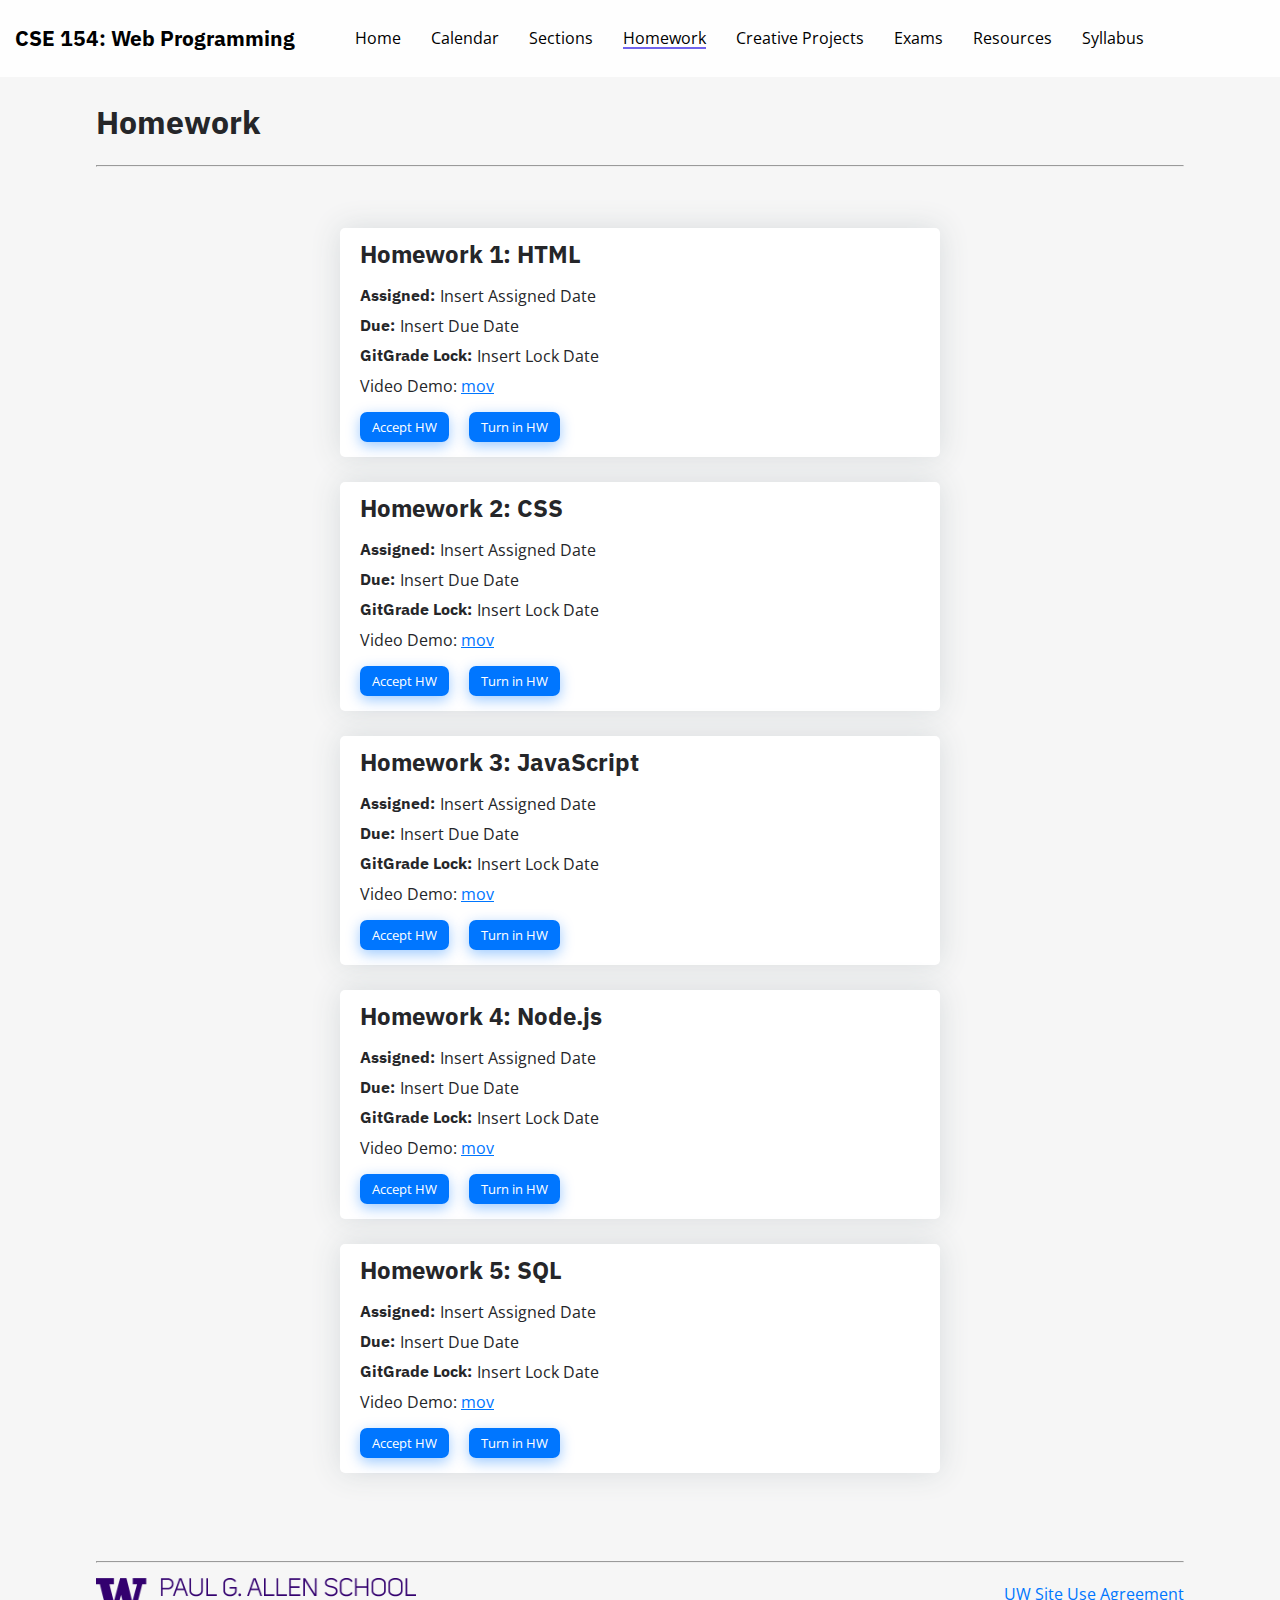
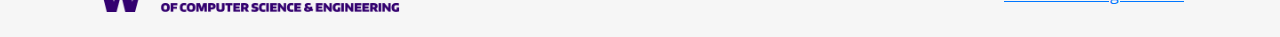
<file: homework/homework.html>
<!DOCTYPE html>
<html lang="en">
  <head>
    <!-- Primary Meta Tags -->
    <title>CSE 154: Web Programming</title>
    <meta name="title" content="CSE 154: Web Programming">
    <meta name="description" content="A web development course at the Paul G. Allen School of Computer Science & Engineering that covers the languages, tools, and techniques for developing interactive and dynamic web pages.">
    <meta name='viewport' content='width=device-width, initial-scale=1.0, maximum-scale=1.0' />
    <meta charset="utf-8">

    <!-- Links to CSS & JS Files -->
    <link rel="stylesheet" href="../index.css">
    <script type="application/javascript" src="homework.js"></script>
    <script type="application/javascript" src="../responsive-mobile.js"></script>

    <!-- Open Graph / Facebook Meta Tags -->
    <meta property="og:type" content="website">
    <meta property="og:url" content="https://courses.cs.washington.edu/courses/cse154/19sp/homework/homework.html">
    <meta property="og:title" content="CSE 154: Web Programming – Homework">
    <meta property="og:description" content="A web development course at the Paul G. Allen School of Computer Science & Engineering that covers the languages, tools, and techniques for developing interactive and dynamic web pages.">
    <meta property="og:image" content="../assets/cse154-seo.png">

    <!-- Twitter Meta Tags -->
    <meta property="twitter:card" content="summary_large_image">
    <meta property="twitter:url" content="https://courses.cs.washington.edu/courses/cse154/19sp/homework/homework.html">
    <meta property="twitter:title" content="CSE 154: Web Programming – Homework">
    <meta property="twitter:description" content="A web development course at the Paul G. Allen School of Computer Science & Engineering that covers the languages, tools, and techniques for developing interactive and dynamic web pages.">
    <meta property="twitter:image" content="../assets/cse154-seo.png">
  </head>
  <body>
    <!-- Navigation Bar -->
    <header class="navbar">
      <h1><a href="../index.html">CSE 154: Web Programming</a></h1>
      <a href="../index.html">Home</a>
      <a href="../calendar/calendar.html">Calendar</a>
      <a href="../sections/sections.html">Sections</a>
      <a class="active" href="../homework/homework.html">Homework</a>
      <a href="../creative/creative-projects.html">Creative Projects</a>
      <a href="../exams/exams.html">Exams</a>
      <a href="../resources/resources.html">Resources</a>
      <a href="../syllabus/syllabus.html">Syllabus</a>
      <svg id="mobile-dropdown-icon" width="40" height="40">
        <use xlink:href="../assets/website-icons.svg#menu-1"></use>
      </svg>
      <svg id="mobile-x-icon" width="40" height="40">
        <use xlink:href="../assets/website-icons.svg#close-1"></use>
      </svg>
    </header>

    <!-- Main Page Content -->
    <main>
      <section class="header-info">
        <h1 class="page-title slide-right-focus-in">Homework</h1>
        <hr class="text-focus-in">
      </section>
      <!-- homework.js will populate homework information -->
      <section id="homework-container" class="text-focus-in main-content"></section>
    </main>

    <!-- Footer Information -->
    <footer class="text-focus-in">
      <hr>
      <div id="footer-items-container">
        <div id="cse-wordmark">
          <img src="../assets/cse-wordmark-md.png" alt="CSE Watermark">
        </div>
        <a href="https://www.washington.edu/online/terms/">UW Site Use Agreement</a>
      </div>
    </footer>
  </body>

</html>
</file>
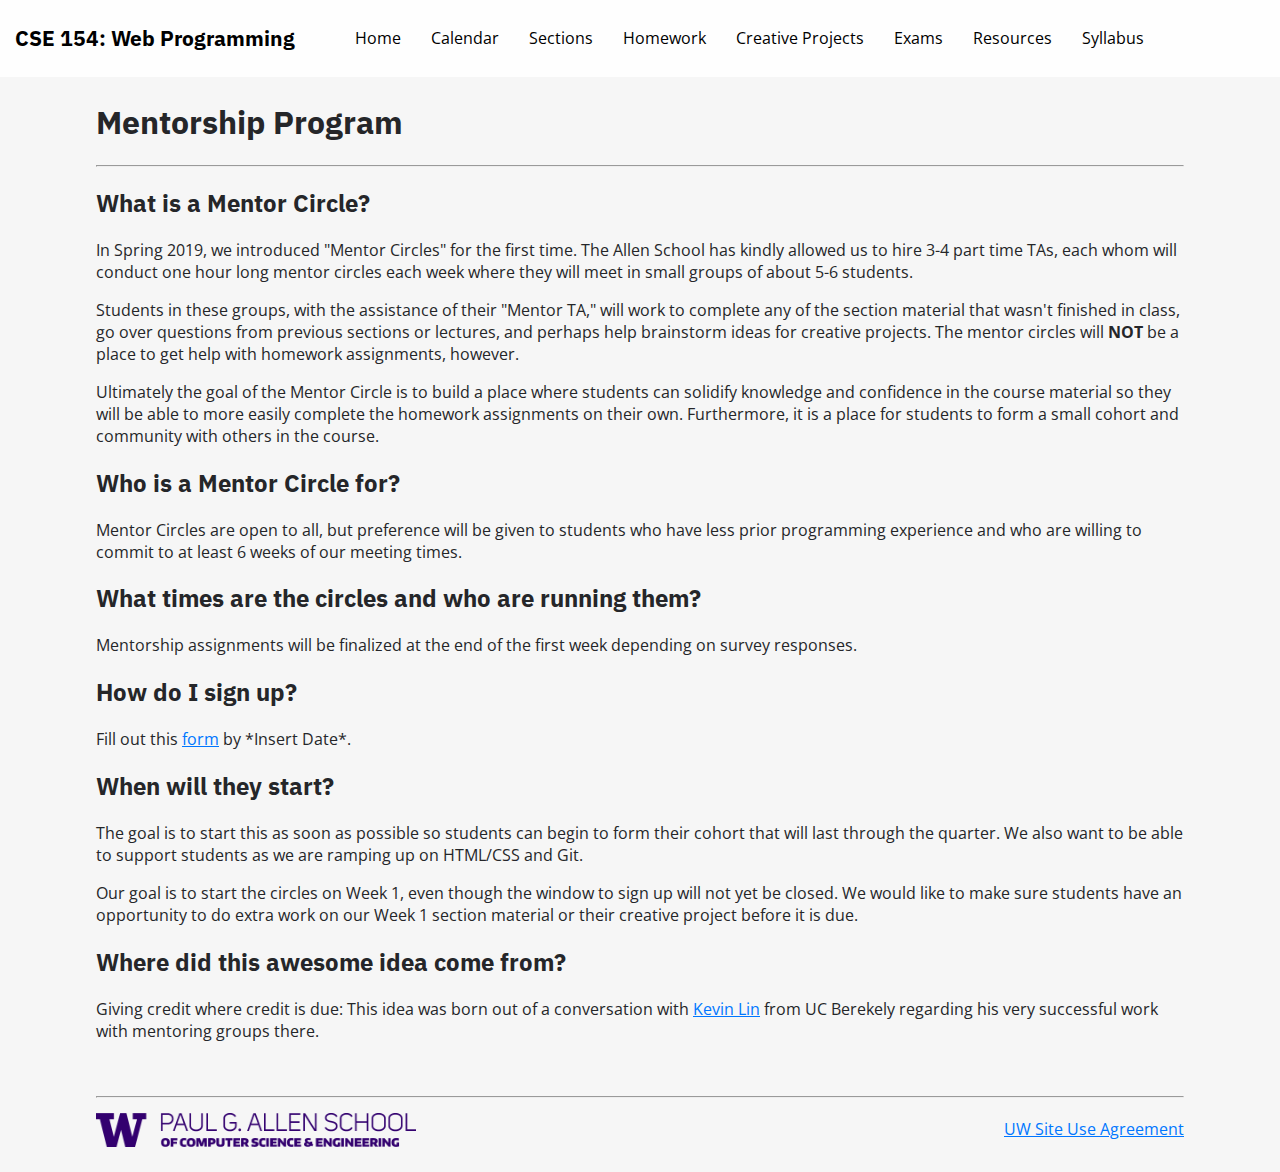
<file: mentorship/mentorship.html>
<!DOCTYPE html>
<html lang="en">

<head>
  <!-- Primary Meta Tags -->
  <title>CSE 154: Web Programming</title>
  <meta name="title" content="CSE 154: Web Programming">
  <meta name="description"
    content="A web development course at the Paul G. Allen School of Computer Science & Engineering that covers the languages, tools, and techniques for developing interactive and dynamic web pages.">
  <meta name='viewport' content='width=device-width, initial-scale=1.0, maximum-scale=1.0' />
  <meta charset="utf-8">

  <!-- Links to CSS & JS Files -->
  <link rel="stylesheet" href="../index.css">
  <script type="application/javascript" src="../responsive-mobile.js"></script>

  <!-- Open Graph / Facebook Meta Tags -->
  <meta property="og:type" content="website">
  <meta property="og:url" content="https://courses.cs.washington.edu/courses/cse154/19sp/mentorship/mentorship.html">
  <meta property="og:title" content="CSE 154: Web Programming – Mentorship Program">
  <meta property="og:description"
    content="A web development course at the Paul G. Allen School of Computer Science & Engineering that covers the languages, tools, and techniques for developing interactive and dynamic web pages.">
  <meta property="og:image" content="../assets/cse154-seo.png">

  <!-- Twitter Meta Tags -->
  <meta property="twitter:card" content="summary_large_image">
  <meta property="twitter:url"
    content="https://courses.cs.washington.edu/courses/cse154/19sp/mentorship/mentorship.html">
  <meta property="twitter:title" content="CSE 154: Web Programming – Mentorship Program">
  <meta property="twitter:description"
    content="A web development course at the Paul G. Allen School of Computer Science & Engineering that covers the languages, tools, and techniques for developing interactive and dynamic web pages.">
  <meta property="twitter:image" content="../assets/cse154-seo.png">
</head>

<body>
  <!-- Navigation Bar -->
  <header class="navbar">
    <h1><a href="../index.html">CSE 154: Web Programming</a></h1>
    <a href="../index.html">Home</a>
    <a href="../calendar/calendar.html">Calendar</a>
    <a href="../sections/sections.html">Sections</a>
    <a href="../homework/homework.html">Homework</a>
    <a href="../creative/creative-projects.html">Creative Projects</a>
    <a href="../exams/exams.html">Exams</a>
    <a href="../resources/resources.html">Resources</a>
    <a href="../syllabus/syllabus.html">Syllabus</a>
    <svg id="mobile-dropdown-icon" width="40" height="40">
      <use xlink:href="../assets/website-icons.svg#menu-1"></use>
    </svg>
    <svg id="mobile-x-icon" width="40" height="40">
      <use xlink:href="../assets/website-icons.svg#close-1"></use>
    </svg>
  </header>

  <!-- Main Page Content -->
  <main>
    <section class="header-info">
      <h1 class="page-title slide-right-focus-in">Mentorship Program</h1>
      <hr class="text-focus-in">
    </section>

    <section id="mentor-circle-what" class="text-focus-in main-content">
      <h2>What is a Mentor Circle?</h2>
      <p>
        In Spring 2019, we introduced "Mentor Circles" for the first time. The Allen School has kindly
        allowed us to hire 3-4 part time TAs, each whom will conduct one hour long mentor circles
        each week where they will meet in small groups of about 5-6 students.
      </p>

      <p>
        Students in these groups, with the assistance of their "Mentor TA," will work
        to complete any of the section material that wasn't finished in class,
        go over questions from previous sections or lectures, and perhaps help
        brainstorm ideas for creative projects. The mentor circles will
        <strong>NOT</strong> be a place to get help with homework assignments, however.
      </p>

      <p>
        Ultimately the goal of the Mentor Circle is to build a place where
        students can solidify knowledge and confidence in the course material so they will be
        able to more easily complete the homework assignments on their own. Furthermore,
        it is a place for students to form a small cohort and community with others in the
        course.
      </p>

    </section>

    <section id="mentor-circle-who" class="text-focus-in main-content">
      <h2>Who is a Mentor Circle for?</h2>
      <p>
        Mentor Circles are open to all, but preference will be given to students who
        have less prior programming experience and who are willing to commit to
        at least 6 weeks of our meeting times.
      </p>
    </section>

    <section id="mentor-circle-when" class="text-focus-in main-content">
      <h2>What times are the circles and who are running them?</h2>
      <p>
        Mentorship assignments will be finalized at the end of the first week depending on survey responses.
      </p>
    </section>


    <section id="mentor-circle-signup" class="text-focus-in main-content">
      <h2>How do I sign up?</h2>
      <p>
        Fill out this <a class="blue-link" target="_blank" href="">form</a>
        by *Insert Date*.
      </p>
    </section>

    <section id="mentor-circle-goal" class="text-focus-in main-content">
      <h2>When will they start?</h2>
      <p>
        The goal is to start this as soon as possible so students can begin to form their
        cohort that will last through the quarter. We also want to be able to support
        students as we are ramping up on HTML/CSS and Git.
      </p>
      <p>
        Our goal is to start the circles on Week 1, even though the window
        to sign up will not yet be closed. We would like to make sure students have an opportunity
        to do extra work on our Week 1 section material or their creative project before it
        is due.
      </p>
    </section>

    <section id="mentor-circle-citation" class="text-focus-in main-content">
      <h2>Where did this awesome idea come from?</h2>
      <p>
        Giving credit where credit is due: This idea was born out of a conversation
        with <a class="blue-link" target="_blank" href="https://kevinl.info/">Kevin Lin</a>
        from UC Berekely regarding his very successful work with mentoring groups there.
      </p>
    </section>

  </main>

  <!-- Footer Information -->
  <footer class="text-focus-in">
    <hr>
    <div id="footer-items-container">
      <div id="cse-wordmark">
        <img src="../assets/cse-wordmark-md.png" alt="CSE Watermark">
      </div>
      <a target="_blank" href="https://www.washington.edu/online/terms/">UW Site Use Agreement</a>
    </div>
  </footer>
</body>

</html>
</file>
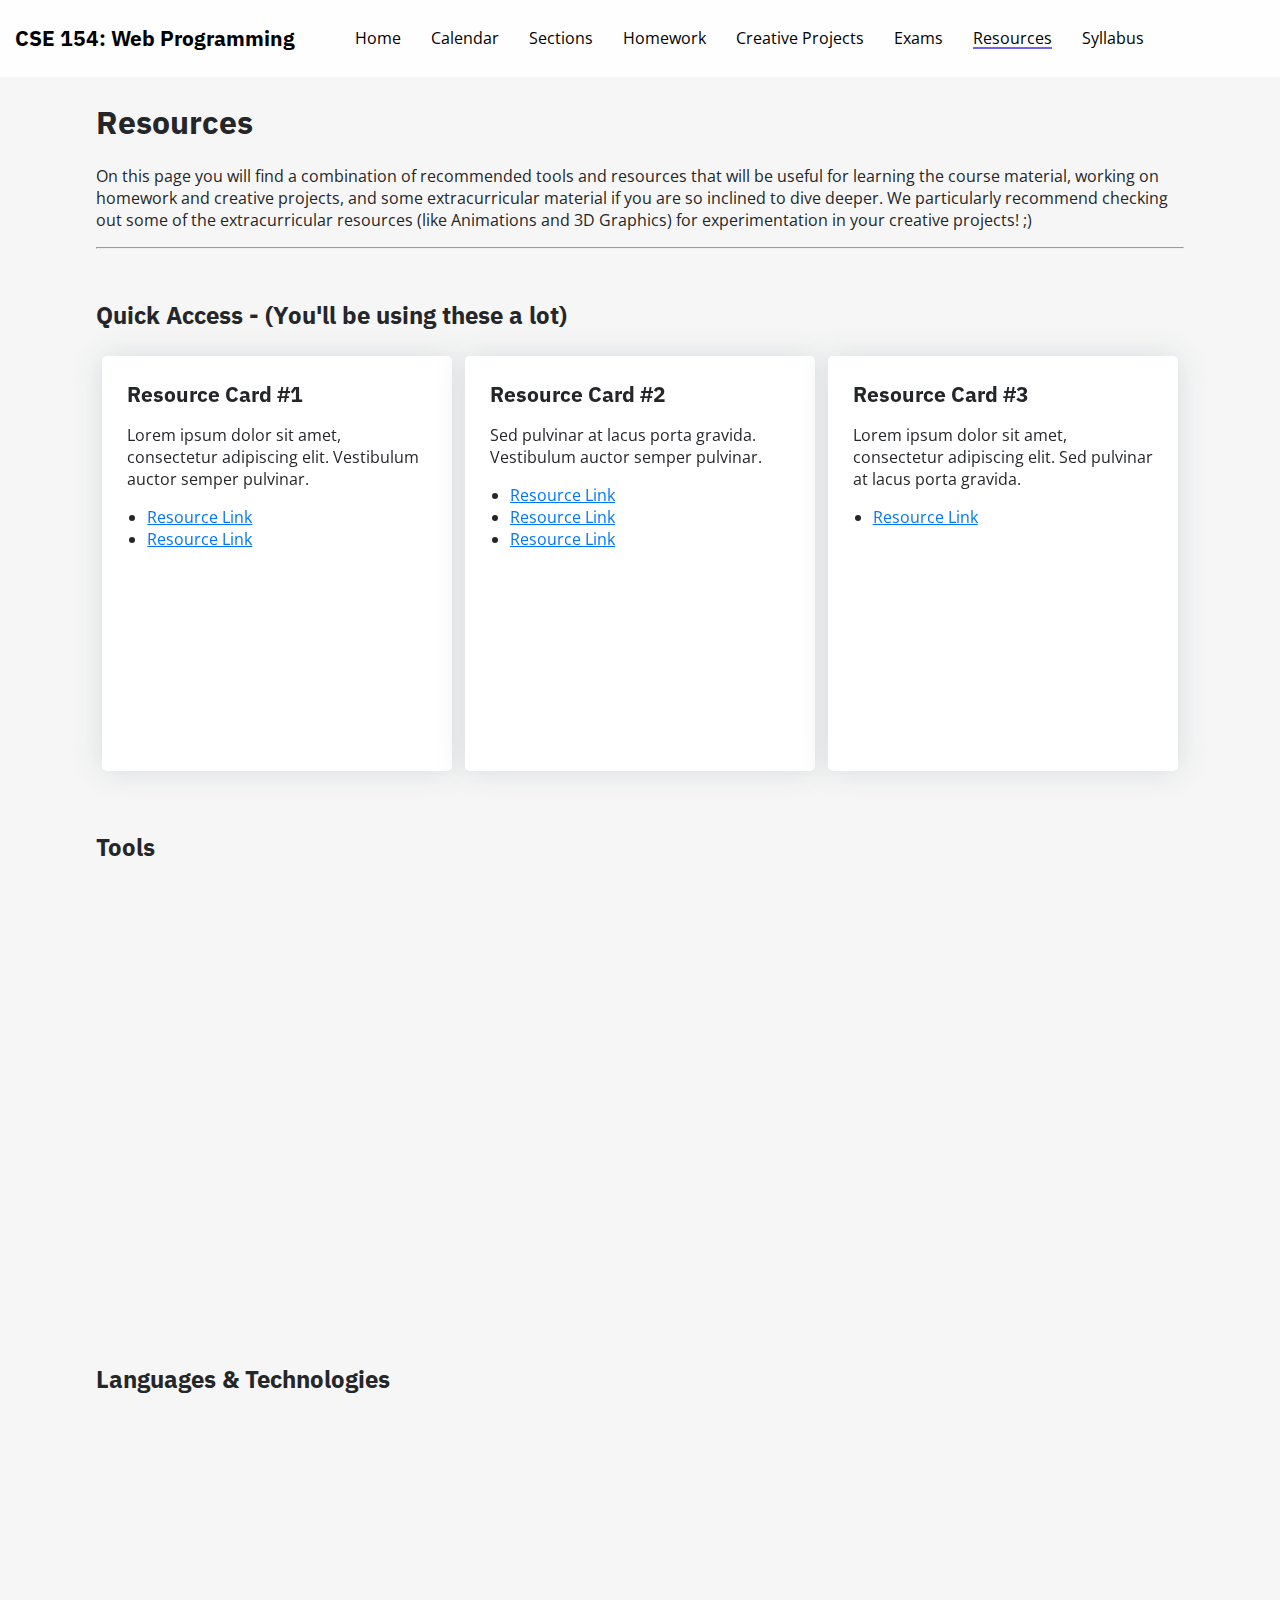
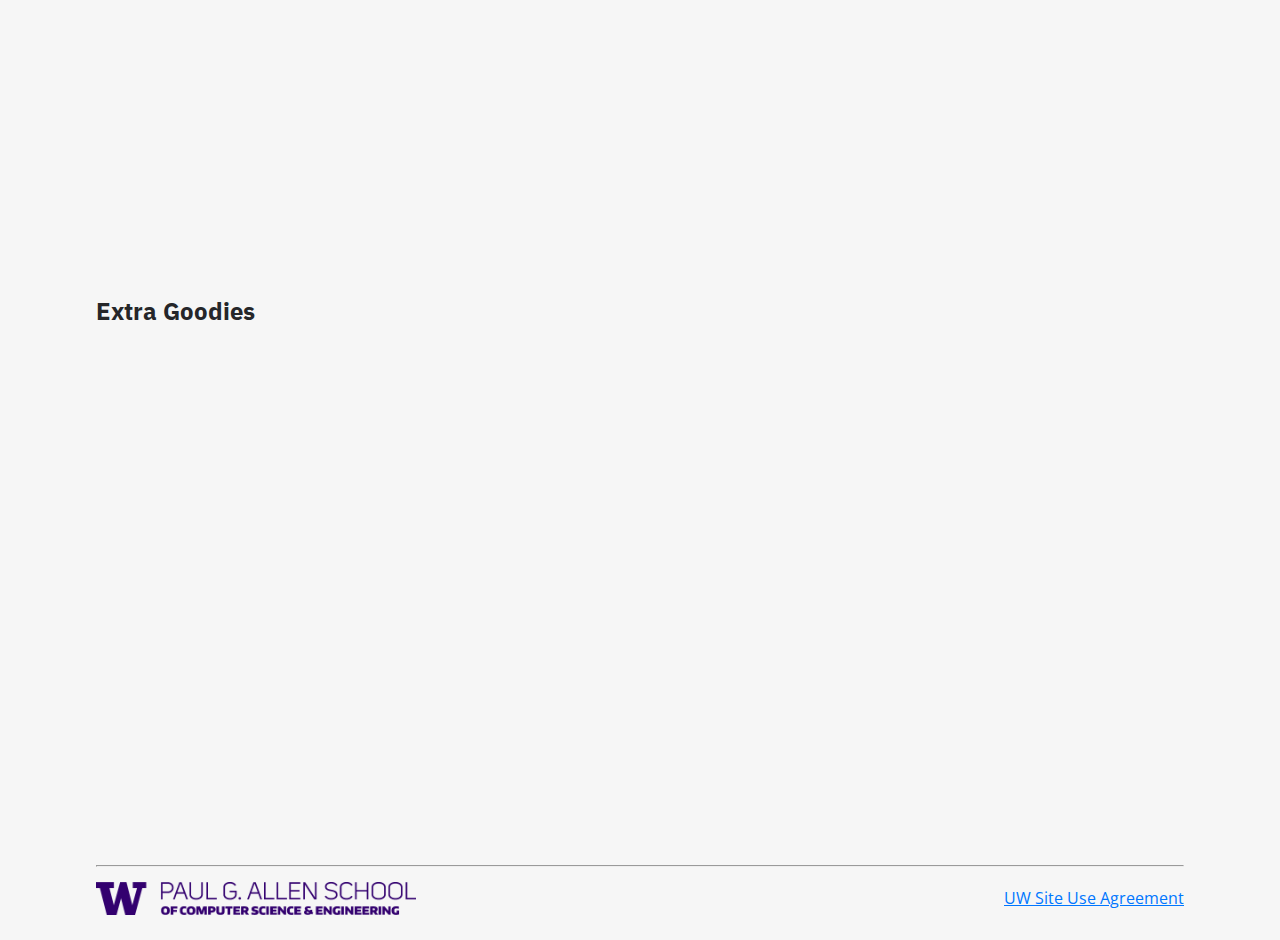
<file: resources/resources.html>
<!DOCTYPE html>
<html lang="en">

<head>
  <!-- Primary Meta Tags -->
  <title>CSE 154: Web Programming</title>
  <meta name="title" content="CSE 154: Web Programming">
  <meta name="description"
    content="A web development course at the Paul G. Allen School of Computer Science & Engineering that covers the languages, tools, and techniques for developing interactive and dynamic web pages.">
  <meta name='viewport' content='width=device-width, initial-scale=1.0, maximum-scale=1.0' />
  <meta charset="utf-8">

  <!-- Links to CSS & JS Files -->
  <link rel="stylesheet" href="../index.css">
  <link rel="stylesheet" href="https://unpkg.com/aos@next/dist/aos.css" />
  <script type="application/javascript" src="../responsive-mobile.js"></script>

  <!-- Open Graph / Facebook Meta Tags -->
  <meta property="og:type" content="website">
  <meta property="og:url" content="https://courses.cs.washington.edu/courses/cse154/19sp/resources/resources.html">
  <meta property="og:title" content="CSE 154: Web Programming – Resources">
  <meta property="og:description"
    content="A web development course at the Paul G. Allen School of Computer Science & Engineering that covers the languages, tools, and techniques for developing interactive and dynamic web pages.">
  <meta property="og:image" content="../assets/cse154-seo.png">

  <!-- Twitter Meta Tags -->
  <meta property="twitter:card" content="summary_large_image">
  <meta property="twitter:url" content="https://courses.cs.washington.edu/courses/cse154/19sp/resources/resources.html">
  <meta property="twitter:title" content="CSE 154: Web Programming – Resources">
  <meta property="twitter:description"
    content="A web development course at the Paul G. Allen School of Computer Science & Engineering that covers the languages, tools, and techniques for developing interactive and dynamic web pages.">
  <meta property="twitter:image" content="../assets/cse154-seo.png">
</head>

<body>
  <!-- Navigation Bar -->
  <header class="navbar">
    <h1><a href="../index.html">CSE 154: Web Programming</a></h1>
    <a href="../index.html">Home</a>
    <a href="../calendar/calendar.html">Calendar</a>
    <a href="../sections/sections.html">Sections</a>
    <a href="../homework/homework.html">Homework</a>
    <a href="../creative/creative-projects.html">Creative Projects</a>
    <a href="../exams/exams.html">Exams</a>
    <a class="active" href="../resources/resources.html">Resources</a>
    <a href="../syllabus/syllabus.html">Syllabus</a>
    <svg id="mobile-dropdown-icon" width="40" height="40">
      <use xlink:href="../assets/website-icons.svg#menu-1"></use>
    </svg>
    <svg id="mobile-x-icon" width="40" height="40">
      <use xlink:href="../assets/website-icons.svg#close-1"></use>
    </svg>
  </header>

  <!-- Main Page Content -->
  <main>
    <section class="header-info">
      <h1 class="page-title slide-right-focus-in">Resources</h1>
      <p class="text-focus-in">
        On this page you will find a combination of recommended tools and resources that will be useful
        for learning the course material, working on homework and creative projects, and some
        extracurricular material if you are so inclined to dive deeper. We particularly recommend
        checking out some of the extracurricular resources (like Animations and 3D Graphics) for
        experimentation in your creative projects! ;)
      </p>
      <hr class="text-focus-in">
    </section>

    <section class="main-content">
      <!-- Quick Access Resources -->
      <h2 class="text-focus-in first-title-in-main">Quick Access - (You'll be using these a lot)</h2>
      <section class="resource-container text-focus-in">
        <div data-aos="fade-right" data-aos-once="true" data-aos-duration="1000" class="card resource-card">
          <h3>Resource Card #1</h3>
          <p>
            Lorem ipsum dolor sit amet, consectetur adipiscing elit. Vestibulum
            auctor semper pulvinar.
          </p>
          <ul>
            <li><a class="blue-link" target="_blank" href="#">Resource Link</a></li>
            <li><a class="blue-link" target="_blank" href="#">Resource Link</a></li>
          </ul>
        </div>

        <div data-aos="fade-right" data-aos-once="true" data-aos-duration="1000" class="card resource-card">
          <h3>Resource Card #2</h3>
          <p>
            Sed pulvinar at lacus porta gravida. Vestibulum auctor semper pulvinar.
          </p>
          <ul>
            <li><a class="blue-link" target="_blank" href="#">Resource Link</a></li>
            <li><a class="blue-link" target="_blank" href="#">Resource Link</a></li>
            <li><a class="blue-link" target="_blank" href="#">Resource Link</a></li>
          </ul>
        </div>

        <div data-aos="fade-right" data-aos-once="true" data-aos-duration="1000" class="card resource-card">
          <h3>Resource Card #3</h3>
          <p>
            Lorem ipsum dolor sit amet, consectetur adipiscing elit. Sed pulvinar at lacus porta gravida.
          </p>
          <ul>
            <li><a class="blue-link" target="_blank" href="#">Resource Link</a></li>
          </ul>
        </div>
      </section>

      <!-- Tools Container -->
      <h2 class="text-focus-in">Tools</h2>
      <section class="resource-container text-focus-in">
        <div data-aos="fade-right" data-aos-once="true" data-aos-duration="1000" class="card resource-card">
          <h3>Resource Card #1</h3>
          <p>
            Lorem ipsum dolor sit amet, consectetur adipiscing elit. Vestibulum
            auctor semper pulvinar.
          </p>
          <ul>
            <li><a class="blue-link" target="_blank" href="#">Resource Link</a></li>
            <li><a class="blue-link" target="_blank" href="#">Resource Link</a></li>
          </ul>
        </div>

        <div data-aos="fade-right" data-aos-once="true" data-aos-duration="1000" class="card resource-card">
          <h3>Resource Card #2</h3>
          <p>
            Sed pulvinar at lacus porta gravida. Vestibulum auctor semper pulvinar.
          </p>
          <ul>
            <li><a class="blue-link" target="_blank" href="#">Resource Link</a></li>
            <li><a class="blue-link" target="_blank" href="#">Resource Link</a></li>
            <li><a class="blue-link" target="_blank" href="#">Resource Link</a></li>
          </ul>
        </div>

        <div data-aos="fade-right" data-aos-once="true" data-aos-duration="1000" class="card resource-card">
          <h3>Resource Card #3</h3>
          <p>
            Lorem ipsum dolor sit amet, consectetur adipiscing elit. Sed pulvinar at lacus porta gravida.
          </p>
          <ul>
            <li><a class="blue-link" target="_blank" href="#">Resource Link</a></li>
          </ul>
        </div>
      </section>

      <!-- Languages & Technologies Container -->
      <h2 class="text-focus-in">Languages &amp; Technologies</h2>
      <section class="resource-container text-focus-in">
        <div data-aos="fade-right" data-aos-once="true" data-aos-duration="1000" class="card resource-card">
          <h3>Resource Card #1</h3>
          <p>
            Lorem ipsum dolor sit amet, consectetur adipiscing elit. Vestibulum
            auctor semper pulvinar.
          </p>
          <ul>
            <li><a class="blue-link" target="_blank" href="#">Resource Link</a></li>
            <li><a class="blue-link" target="_blank" href="#">Resource Link</a></li>
          </ul>
        </div>

        <div data-aos="fade-right" data-aos-once="true" data-aos-duration="1000" class="card resource-card">
          <h3>Resource Card #2</h3>
          <p>
            Sed pulvinar at lacus porta gravida. Vestibulum auctor semper pulvinar.
          </p>
          <ul>
            <li><a class="blue-link" target="_blank" href="#">Resource Link</a></li>
            <li><a class="blue-link" target="_blank" href="#">Resource Link</a></li>
            <li><a class="blue-link" target="_blank" href="#">Resource Link</a></li>
          </ul>
        </div>

        <div data-aos="fade-right" data-aos-once="true" data-aos-duration="1000" class="card resource-card">
          <h3>Resource Card #3</h3>
          <p>
            Lorem ipsum dolor sit amet, consectetur adipiscing elit. Sed pulvinar at lacus porta gravida.
          </p>
          <ul>
            <li><a class="blue-link" target="_blank" href="#">Resource Link</a></li>
          </ul>
        </div>
      </section>

      <!-- Extra Goodies Container -->
      <h2 class="text-focus-in">Extra Goodies</h2>
      <section class="resource-container text-focus-in">
        <div data-aos="fade-right" data-aos-once="true" data-aos-duration="1000" class="card resource-card">
          <h3>Resource Card #1</h3>
          <p>
            Lorem ipsum dolor sit amet, consectetur adipiscing elit. Vestibulum
            auctor semper pulvinar.
          </p>
          <ul>
            <li><a class="blue-link" target="_blank" href="#">Resource Link</a></li>
            <li><a class="blue-link" target="_blank" href="#">Resource Link</a></li>
          </ul>
        </div>

        <div data-aos="fade-right" data-aos-once="true" data-aos-duration="1000" class="card resource-card">
          <h3>Resource Card #2</h3>
          <p>
            Sed pulvinar at lacus porta gravida. Vestibulum auctor semper pulvinar.
          </p>
          <ul>
            <li><a class="blue-link" target="_blank" href="#">Resource Link</a></li>
            <li><a class="blue-link" target="_blank" href="#">Resource Link</a></li>
            <li><a class="blue-link" target="_blank" href="#">Resource Link</a></li>
          </ul>
        </div>

        <div data-aos="fade-right" data-aos-once="true" data-aos-duration="1000" class="card resource-card">
          <h3>Resource Card #3</h3>
          <p>
            Lorem ipsum dolor sit amet, consectetur adipiscing elit. Sed pulvinar at lacus porta gravida.
          </p>
          <ul>
            <li><a class="blue-link" target="_blank" href="#">Resource Link</a></li>
          </ul>
        </div>
      </section>
    </section>
  </main>

  <!-- Footer Information -->
  <footer class="text-focus-in">
    <hr>
    <div id="footer-items-container">
      <div id="cse-wordmark">
        <img src="../assets/cse-wordmark-md.png" alt="CSE Watermark">
      </div>
      <a href="https://www.washington.edu/online/terms/">UW Site Use Agreement</a>
    </div>
  </footer>

  <!-- Animate On Scroll Library -->
  <script src="https://unpkg.com/aos@next/dist/aos.js"></script>
  <script>
    AOS.init();
  </script>
</body>

</html>
</file>
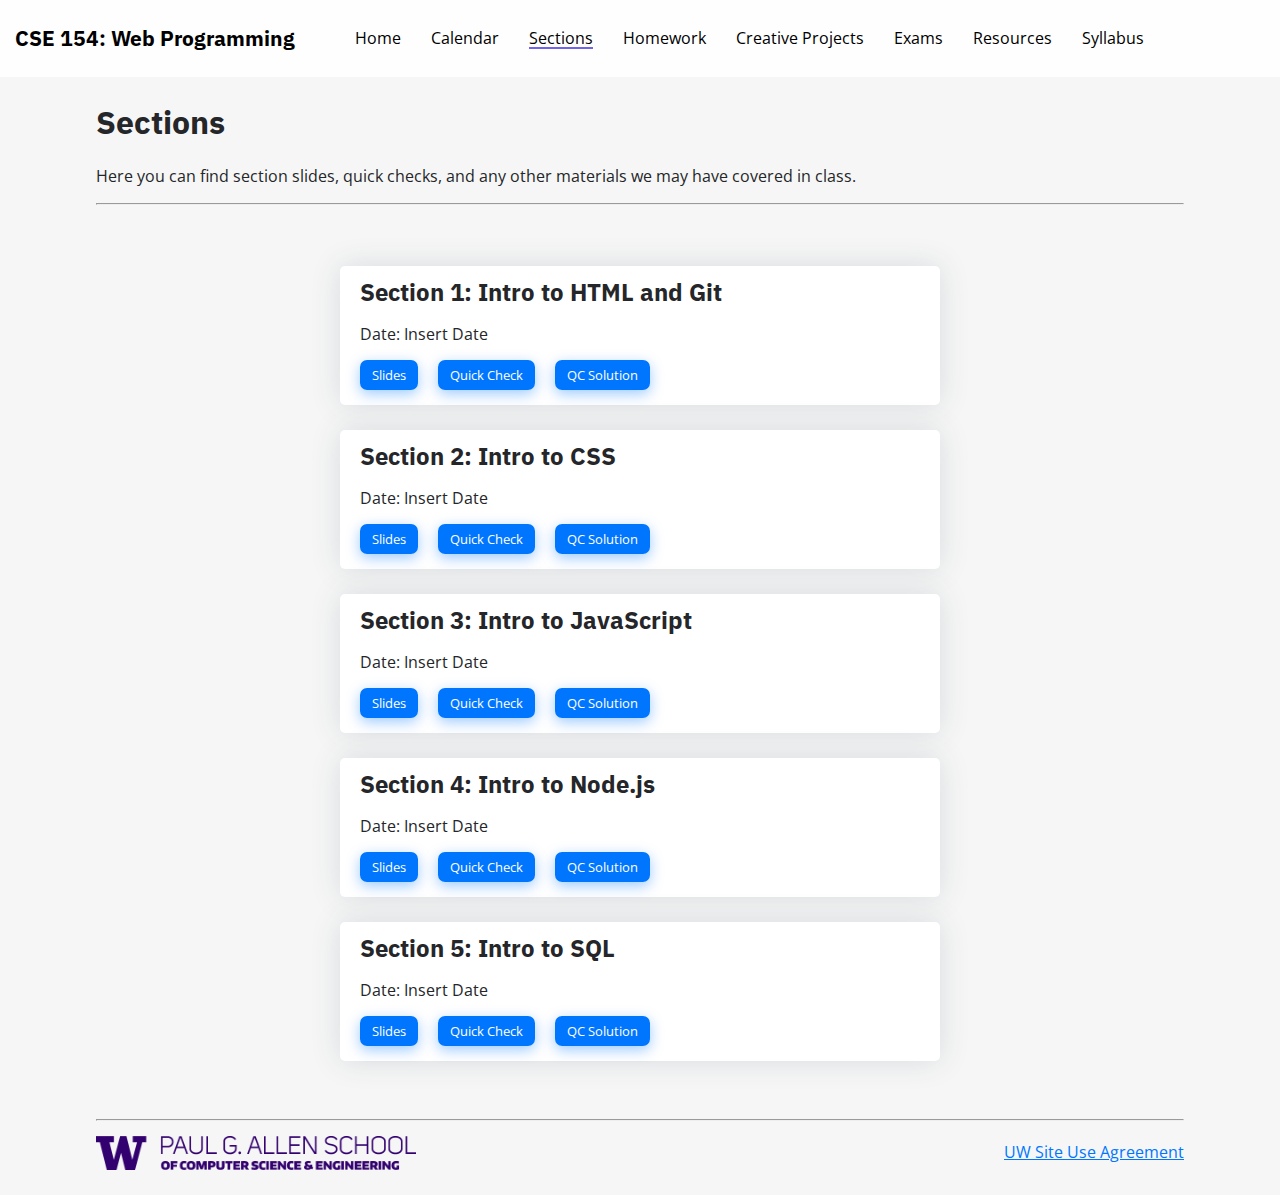
<file: sections/sections.html>
<!DOCTYPE html>
<html lang="en">
  <head>
    <!-- Primary Meta Tags -->
    <title>CSE 154: Web Programming</title>
    <meta name="title" content="CSE 154: Web Programming">
    <meta name="description" content="A web development course at the Paul G. Allen School of Computer Science & Engineering that covers the languages, tools, and techniques for developing interactive and dynamic web pages.">
    <meta name='viewport' content='width=device-width, initial-scale=1.0, maximum-scale=1.0' />
    <meta charset="utf-8">

    <!-- Links to CSS & JS Files -->
    <link rel="stylesheet" href="../index.css">
    <script type="application/javascript" src="sections.js"></script>
    <script type="application/javascript" src="../responsive-mobile.js"></script>

    <!-- Open Graph / Facebook Meta Tags -->
    <meta property="og:type" content="website">
    <meta property="og:url" content="https://courses.cs.washington.edu/courses/cse154/19sp/sections/sections.html">
    <meta property="og:title" content="CSE 154: Web Programming – Quiz Sections">
    <meta property="og:description" content="A web development course at the Paul G. Allen School of Computer Science & Engineering that covers the languages, tools, and techniques for developing interactive and dynamic web pages.">
    <meta property="og:image" content="../assets/cse154-seo.png">

    <!-- Twitter Meta Tags -->
    <meta property="twitter:card" content="summary_large_image">
    <meta property="twitter:url" content="https://courses.cs.washington.edu/courses/cse154/19sp/sections/sections.html">
    <meta property="twitter:title" content="CSE 154: Web Programming – Quiz Sections">
    <meta property="twitter:description" content="A web development course at the Paul G. Allen School of Computer Science & Engineering that covers the languages, tools, and techniques for developing interactive and dynamic web pages.">
    <meta property="twitter:image" content="../assets/cse154-seo.png">
  </head>
  <body>
    <!-- Navigation Bar -->
    <header class="navbar">
      <h1><a href="../index.html">CSE 154: Web Programming</a></h1>
      <a href="../index.html">Home</a>
      <a href="../calendar/calendar.html">Calendar</a>
      <a class="active" href="../sections/sections.html">Sections</a>
      <a href="../homework/homework.html">Homework</a>
      <a href="../creative/creative-projects.html">Creative Projects</a>
      <a href="../exams/exams.html">Exams</a>
      <a href="../resources/resources.html">Resources</a>
      <a href="../syllabus/syllabus.html">Syllabus</a>
      <svg id="mobile-dropdown-icon" width="40" height="40">
        <use xlink:href="../assets/website-icons.svg#menu-1"></use>
      </svg>
      <svg id="mobile-x-icon" width="40" height="40">
        <use xlink:href="../assets/website-icons.svg#close-1"></use>
      </svg>
    </header>

    <!-- Main Page Content -->
    <main>
      <section class="header-info">
        <h1 class="page-title slide-right-focus-in">Sections</h1>
        <p class="text-focus-in">
          Here you can find section slides, quick checks, and any other
          materials we may have covered in class.
        </p>
        <hr class="text-focus-in">
      </section>

      <!-- sections.js will populate section information -->
      <section id="section-container" class="text-focus-in main-content"></section>
    </main>

    <!-- Footer Information -->
    <footer class="text-focus-in">
      <hr>
      <div id="footer-items-container">
        <div id="cse-wordmark">
          <img src="../assets/cse-wordmark-md.png" alt="CSE Watermark">
        </div>
        <a href="https://www.washington.edu/online/terms/">UW Site Use Agreement</a>
      </div>
    </footer>
  </body>
</html>
</file>
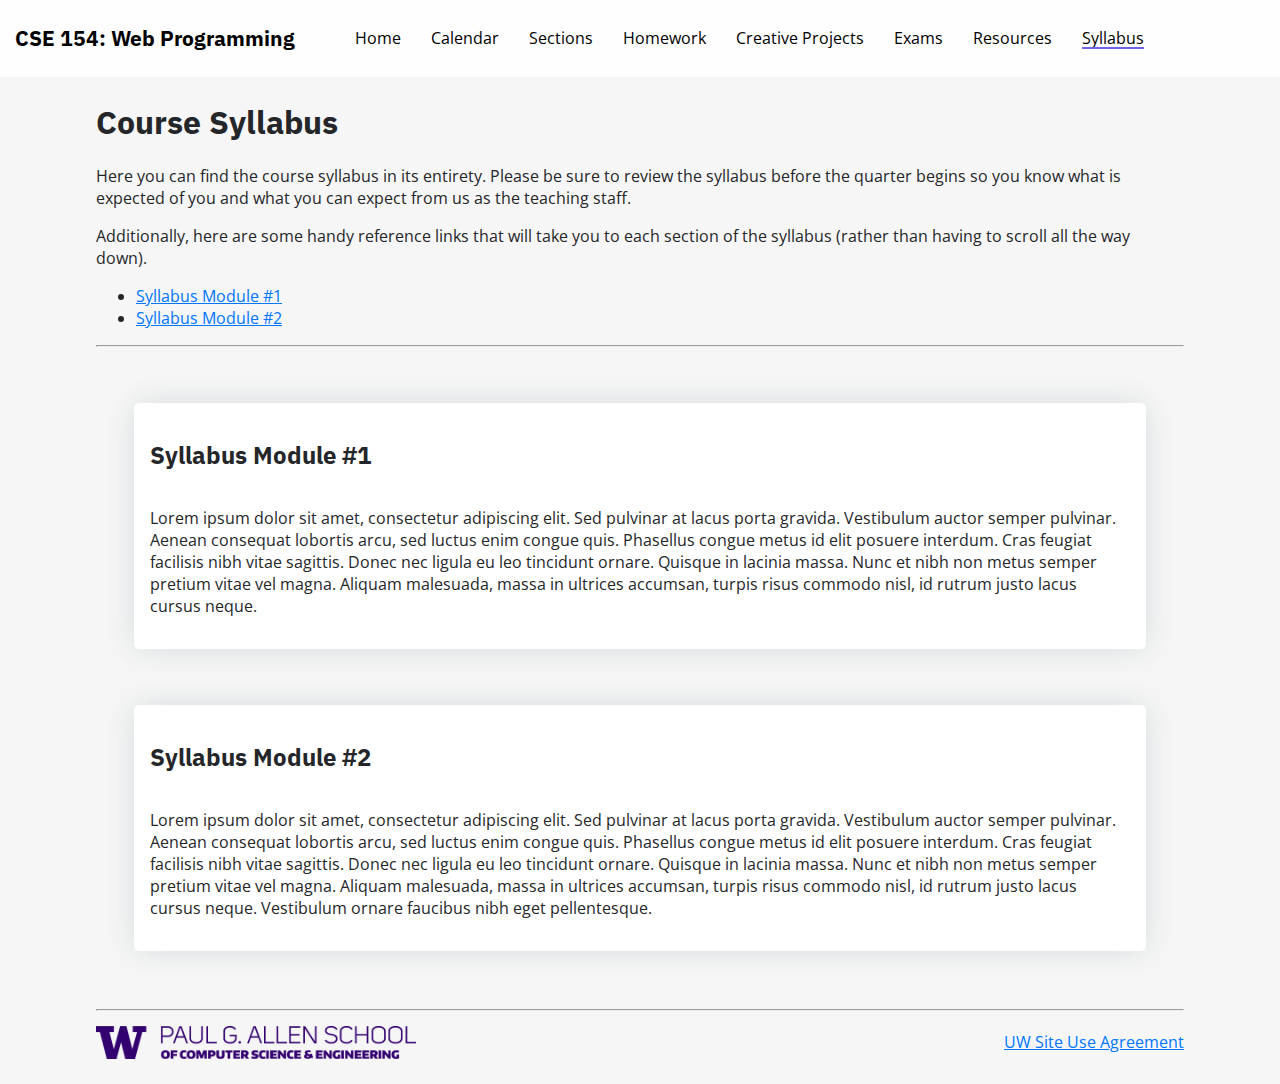
<file: syllabus/syllabus.html>
<!DOCTYPE html>
<html lang="en">

<head>
  <!-- Primary Meta Tags -->
  <title>CSE 154: Web Programming</title>
  <meta name="title" content="CSE 154: Web Programming">
  <meta name="description"
    content="A web development course at the Paul G. Allen School of Computer Science & Engineering that covers the languages, tools, and techniques for developing interactive and dynamic web pages.">
  <meta name='viewport' content='width=device-width, initial-scale=1.0, maximum-scale=1.0' />
  <meta charset="utf-8">

  <!-- Links to CSS & JS Files -->
  <link rel="stylesheet" href="../index.css">
  <script src="syllabus.js"></script>
  <script type="application/javascript" src="../responsive-mobile.js"></script>

  <!-- Open Graph / Facebook Meta Tags -->
  <meta property="og:type" content="website">
  <meta property="og:url" content="https://courses.cs.washington.edu/courses/cse154/19sp/syllabus/syllabus.html">
  <meta property="og:title" content="CSE 154: Web Programming – Course Syllabus">
  <meta property="og:description"
    content="A web development course at the Paul G. Allen School of Computer Science & Engineering that covers the languages, tools, and techniques for developing interactive and dynamic web pages.">
  <meta property="og:image" content="../assets/cse154-seo.png">

  <!-- Twitter Meta Tags -->
  <meta property="twitter:card" content="summary_large_image">
  <meta property="twitter:url" content="https://courses.cs.washington.edu/courses/cse154/19sp/syllabus/syllabus.html">
  <meta property="twitter:title" content="CSE 154: Web Programming – Course Syllabus">
  <meta property="twitter:description"
    content="A web development course at the Paul G. Allen School of Computer Science & Engineering that covers the languages, tools, and techniques for developing interactive and dynamic web pages.">
  <meta property="twitter:image" content="../assets/cse154-seo.png">
</head>

<body>
  <!-- Navigation Bar -->
  <header class="navbar">
    <h1><a href="../index.html">CSE 154: Web Programming</a></h1>
    <a href="../index.html">Home</a>
    <a href="../calendar/calendar.html">Calendar</a>
    <a href="../sections/sections.html">Sections</a>
    <a href="../homework/homework.html">Homework</a>
    <a href="../creative/creative-projects.html">Creative Projects</a>
    <a href="../exams/exams.html">Exams</a>
    <a href="../resources/resources.html">Resources</a>
    <a class="active" href="../syllabus/syllabus.html">Syllabus</a>
    <svg id="mobile-dropdown-icon" width="40" height="40">
      <use xlink:href="../assets/website-icons.svg#menu-1"></use>
    </svg>
    <svg id="mobile-x-icon" width="40" height="40">
      <use xlink:href="../assets/website-icons.svg#close-1"></use>
    </svg>
  </header>

  <!-- Main Page Content -->
  <main>
    <section class="header-info">
      <h1 class="page-title slide-right-focus-in">Course Syllabus</h1>
      <p class="text-focus-in">
        Here you can find the course syllabus in its entirety. Please be sure
        to review the syllabus before the quarter begins so you know what is
        expected of you and what you can expect from us as the teaching staff.
      </p>
      <p class="text-focus-in">
        Additionally, here are some handy reference links that will take you
        to each section of the syllabus (rather than having to scroll all
        the way down).
      </p>
      <ul class="text-focus-in" id="syllabus-links">
        <li><a class="blue-link" href="#module-1">Syllabus Module #1</a></li>
        <li><a class="blue-link" href="#module-2">Syllabus Module #2</a></li>
      </ul>
      <hr class="text-focus-in">
    </section>

    <section class="main-content text-focus-in">
      <!-- Syllabus Module #1 -->
      <section id="module-1" class="card syllabus-card">
        <h2>Syllabus Module #1</h2>
        <p>
          Lorem ipsum dolor sit amet, consectetur adipiscing elit. Sed pulvinar at lacus porta gravida. Vestibulum
          auctor semper pulvinar. Aenean consequat lobortis arcu, sed luctus enim congue quis. Phasellus congue metus id
          elit posuere interdum. Cras feugiat facilisis nibh vitae sagittis. Donec nec ligula eu leo tincidunt ornare.
          Quisque in lacinia massa. Nunc et nibh non metus semper pretium vitae vel magna. Aliquam malesuada, massa in
          ultrices accumsan, turpis risus commodo nisl, id rutrum justo lacus cursus neque.
        </p>
      </section>

      <!-- Syllabus Module #2 -->
      <section id="module-2" class="card syllabus-card">
        <h2>Syllabus Module #2</h2>
        <section>
          <p>
            Lorem ipsum dolor sit amet, consectetur adipiscing elit. Sed pulvinar at lacus porta gravida. Vestibulum
            auctor semper pulvinar. Aenean consequat lobortis arcu, sed luctus enim congue quis. Phasellus congue metus
            id elit posuere interdum. Cras feugiat facilisis nibh vitae sagittis. Donec nec ligula eu leo tincidunt
            ornare. Quisque in lacinia massa. Nunc et nibh non metus semper pretium vitae vel magna. Aliquam malesuada,
            massa in ultrices accumsan, turpis risus commodo nisl, id rutrum justo lacus cursus neque. Vestibulum ornare
            faucibus nibh eget pellentesque.
          </p>
        </section>
      </section>
    </section>
  </main>

  <!-- Footer Information -->
  <footer class="text-focus-in">
    <hr>
    <div id="footer-items-container">
      <div id="cse-wordmark">
        <img src="../assets/cse-wordmark-md.png" alt="CSE Watermark">
      </div>
      <a href="https://www.washington.edu/online/terms/">UW Site Use Agreement</a>
    </div>
  </footer>
</body>

</html>
</file>
<file: index.css>
/*
  Stylesheet for CSE 154 course website
*/

/****************************** Global Styles *********************************/

@import url('https://fonts.googleapis.com/css?family=IBM+Plex+Sans:700|Open+Sans:400,600,700');

body {
  font-family: 'Open Sans', sans-serif;
  color: #252629;
  background-color: #F6F6F6;
  margin: 0;
  display: flex;
  flex-direction: column;
  align-items: center;
}

main {
  margin-top: 80px;
  margin-bottom: 30px;
  width: 100%;
}

h1, h2, h3 {
  font-family: 'IBM Plex Sans', sans-serif;
}

h3 {
  font-size: 1.3em;
}

h4 {
  font-size: 1.1em;
}

.page-title {
  font-size: 24pt;
}

a {
  color: black;
  text-decoration: none;
  margin-left: 15px;
  margin-right: 15px;
}

.blue-link {
  text-decoration: underline;
  color: #0076ff;
  margin: 0;
}

.blue-link:hover {
  color: #0706ff;
}

.white-link {
  text-decoration: none;
  color: white;
  margin: 0;
}

.bold {
  font-weight: bold;
}

.centered {
  text-align: center;
}

.card {
  width: 30em;
  background-color: white;
  display: flex;
  border-radius: 5px;
  box-shadow: 0px 0px 30px #D7DBDD;
  margin: 5px auto 20px auto;
}

.card > img {
  height: 150px;
  width: 150px;
  object-fit: cover;
  border-radius: 5px 0 0 5px;
}

.button {
  color: white;
  font-size: 10pt;
  margin: 6px 0px 15px 20px;
  background-color: #0076ff;
  width: 100px;
  padding: 6px 12px 6px 12px;
  border-radius: 7px;
  box-shadow: 0 4px 14px 0 rgba(0,118,255,0.39);
  text-align: center;
}

.button:hover {
  background-color:#4098FF;
}

.first-title-in-main {
  margin-top: 50px;
}

.header-info, .main-content, footer {
  width: 85%;
  margin-left: auto;
  margin-right: auto;
}

#cp-container, #explore-container, #section-container, #labs-container {
  margin-top: 3.5em;
  display: flex;
  flex-direction: column;
  align-items: center;
}

code {
  color: #c7254e;
  background-color: #f7f7f9;
  border-radius: 3px;
  padding: 0.25em;
}

/***** Navigation Bar *****/
header {
  background-color: #FEFEFE;
  position: fixed;
  width: 100%;
  margin: 0;
  padding: 10px 0 10px 0;
  display: flex;
  align-items: center;
  z-index: 1;
}

header h1 {
  font-size: 16pt;
  margin-right: 30px;
}

/*
  Animating Underline in Navigation Bar
  Credit: http://tobiasahlin.com/blog/css-trick-animating-link-underlines/
*/
header > a {
  position: relative;
  color: #000;
  text-decoration: none;
}

header > a:hover {
  color: #000;
}

header > a:after {
  content: "";
  position: absolute;
  width: 100%;
  height: 2px;
  bottom: 0;
  left: 0;
  background-color: #7063EC;
  visibility: hidden;
  -webkit-transform: scaleX(0);
  transform: scaleX(0);
  -webkit-transition: all 0.3s ease-in-out 0s;
  transition: all 0.3s ease-in-out 0s;
}

header > a:hover:after {
  visibility: visible;
  -webkit-transform: scaleX(1);
  transform: scaleX(1);
}

.active:after {
  content: "";
  position: absolute;
  width: 100%;
  height: 2px;
  bottom: 0;
  left: 0;
  background-color: #7063EC;
  visibility: visible;
  -webkit-transform: scaleX(1);
  transform: scaleX(1);
}

#mobile-dropdown-icon, #mobile-x-icon {
  display: none;
}

#mobile-dropdown-icon:hover, #mobile-x-icon:hover {
  cursor: pointer;
}

/* Addresses fixed website header overlapping with in-page anchors */
:target::before {
  content: "";
  display: block;
  height: 4.2em; /* fixed header height */
  margin-top: -4.2em; /* negative fixed header height */
  visibility: hidden;
}

/***** Footer *****/
footer {
  padding: 0;
}

#footer-items-container {
  display: flex;
  justify-content: space-between;
  margin-top: 15px;
  margin-bottom: 20px;
}

#cse-wordmark {
  width: 20em;
}

footer img {
  transform-origin: left top;
  max-width: 100%;
  height: auto;
}

footer a {
  text-decoration: underline;
  color: #0076ff;
  margin-top: 5px;
  margin-right: 0;
}

/***************************** Index.html Styles ******************************/

/***** Welcome Container *****/
#welcome-container {
  margin-bottom: 5em;
  display: flex;
  flex-direction: row;
  justify-content: center;
}

#title-container {
  margin-top: 10em;
  width: 37em;
}

#title-container h1 {
  font-size: 30pt;
  margin-bottom: 0;
}

#btn-container {
  display: flex;
}

#btn-container > div {
  margin-right: 1em;
}

#welcome-container img {
  height: 35em;
  width: 30em;
}

#cta-btn {
  margin: 5px 0 5px;
  padding: 0.65em;
}

#cta-btn p {
  padding: 0;
  margin: 0;
}

.badge {
  position: absolute;
  top: -11px;
  right: -11px;
  padding: 5px 9px;
  border-radius: 50%;
  background: red;
  color: white;
  font-size: 8pt;
  font-weight: bold;
}

/***** Quick Links *****/
#quick-link-card-container {
  display: flex;
  flex-flow: row wrap;
  justify-content: center;
}

.quick-link-card {
  flex-direction: column;
  width: 17em;
  height: auto;
  padding-left: 1.5em;
  padding-right: 1.5em;
  margin: 1em;
  text-align: center;
}

.quick-link-card ul {
  padding-left: 2.2em;
}

/***** Announcements *****/

#announcements {
  margin-bottom: 4em;
}

#announcements-list {
  display: flex;
  flex-direction: column;
  width: 90%;
  padding: 1em 1em 1em 2em;
}

#annoucements {
  padding-top: 150px;
}

#announcements h2 {
  margin-bottom: 1em;
}

#announcements li:not(:last-child) {
  margin-bottom: 0.6em;
}

/***** Staff *****/
.staff-container {
  display: flex;
  flex-flow: row wrap;
}

.staff-card {
  margin: 5px auto 20px auto;
  width: 23em;
}

.staff-info > a {
  margin: 0 15px;
}

.staff-name {
  margin: 0;
}

.staff-info a:hover, .name-email-container a:hover {
  color: #7063EC;
  cursor: pointer;
}

.staff-info h3 {
  margin: 15px 0 15px 15px;
}

.staff-info p {
  margin: 0 15px 5px 15px;
}

.name-email-container {
  display: inline-flex;
  align-items: center;
}

.name-email-container h3 {
  margin-right: 0;
}

.name-email-container > a {
  width: 22px;
  height: 22px;
}

/**************************** Calendar.html Styles ****************************/

.calendar {
  width: 95%;
}

.month {
  margin-top: 3em;
}

.wpl-calendar {
  margin-top: 3.5em;
}

.month h2 {
  margin-left: 2.5%;
}

table {
  border-spacing: 0;
}

th {
  background-color: #232323;
  color: white;
  border: black solid 2px;
  padding-top: 0.5em;
  padding-bottom: 0.5em;
}

table th:nth-child(1n+1) {
  border-right-width: 1px;
  border-left-width: 1px;
}

table th:first-child {
  border-top-left-radius: 5px;
  border-left-width: 2px;
}

table th:last-child {
  border-top-right-radius: 5px;
  border-right-width: 2px;
}

table td {
  vertical-align: top;
  border: 2px solid black;
  width: 20em;
  margin: 0;
  padding: 0;
  height: 15em;
}

table td:nth-child(1n+1) {
  border-right-width: 1px;
  border-left-width: 1px;
  border-top-width: 1px;
  border-bottom-width: 1px;
}

table td:first-child {
  border-left-width: 2px;
}

table td:last-child {
  border-right-width: 2px;
}

table tr:last-child td:nth-child(1n+1) {
  border-bottom-width: 2px;
}

table tr:last-child td:first-child {
  border-bottom-left-radius: 5px;
  border-bottom-width: 2px;
}

table tr:last-child td:last-child {
  border-bottom-right-radius: 5px;
  border-bottom-width: 2px;
}

td hr {
  width: 92%;
}

#grade-table td {
  height: auto;
}

.event-card {
  border-radius: 5px;
  margin: 0.5em 0 0.5em 0;
}

.event-card p {
  padding-left: 0.5em;
  padding-right: 0.5em;
}

.event-card p:nth-child(1n+2) {
  margin: 0.5em 0 0.5em 0;
}

.event-card ul {
  margin: 0.5em 0 0.5em 0;
}

.oh-shift, .wpl-shift, .lecture, .section, .hw, .cp, .exam, .explore, .holiday {
  border: 2pt solid;
  margin-left: 0.3em;
  margin-right: 0.3em;
}

.summary {
  margin: 0;
  padding-top: 0.2em;
  padding-bottom: 0.2em;
}

.description {
  margin: 0.5em 0 0 0;
}

.lecture {
  border-color: #dfdaf1;
}

.lecture > .summary {
  background-color: #dfdaf1;
}

.section {
  border-color: #78d4a5;
}

.section > .summary {
  background-color: #78d4a5;
}

.hw {
  border-color: #4DA1FD;
}

.hw > .summary {
  background-color: #4DA1FD;
}

.cp {
  border-color: #FF985C;
}

.cp > .summary {
  background-color: #FF985C;
}

.exam {
  border-color: #f2dede;
}

.exam > .summary {
  background-color: #f2dede;
}

.explore {
  border-color: #CA4DFD;
}

.explore > .summary {
  background-color: #CA4DFD;
}

.holiday {
  border-color: #CCCCCC;
}

.holiday > .summary {
  background-color: #CCCCCC;
}

.oh-shift {
  border-color: #5A87FF;
}

.oh-shift > .summary {
  background-color: #5A87FF;
}

.wpl-shift {
  border-color: #37B26B;
}

.wpl-shift > .summary {
  background-color: #37B26B;
}

.datespan {
  display: block;
  text-align: right;
  font-size: 1.2em;
  margin-right: 0.3em;
}

.wpl-day-mobile {
  display: none;
}

.highlight-cal {
  border-color: #0076ff;
  border-width: 4px !important;
}

/**************************** Homework.html Styles ****************************/

#homework-container {
  margin-top: 3.5em;
  margin-bottom: 30px;
  display: flex;
  flex-direction: column;
  align-items: center;
}

.assignment-card {
  flex-direction: column;
  width: 600px;
}

.assignment-card > div:not(:last-child) {
  display: flex;
  margin: 0 20px 8px 20px;
}

.assignment-card h2 {
  margin: 10px 20px 15px 20px;
}

.assignment-card h3 {
  margin: 0;
  font-size: 12pt;
}

.assignment-card p {
  margin: 0 5px 0 5px;
  font-size: 12pt;
}

.assignment-card > p {
  margin: 0 20px 8px 20px;
  font-size: 12pt;
}

.button-container {
  padding: 10px 0 20px 0;
}

/************************** Showcase.html Styles ***************************/

.cp-showcase-container {
  display: flex;
  flex-flow: row wrap;
  justify-content: space-around;
}

.cp-showcase-container p {
  display: flex;
  justify-content: center;
  align-items: center;
  width: 150px;
  height: 45px;
  padding: 1rem;
  margin: 0.25rem;
  border: 2px solid #7063EC;
  border-radius: 5px;
}

.cp-showcase-container a {
  color: #7063EC;
}

/**************************** Resources.html Styles ****************************/

.resource-container {
  margin-bottom: 40px;
  margin-top: 0;
  display: flex;
  flex-flow: row wrap;
}

.resource-card {
  width: 300px;
  height: 365px;
  flex-direction: column;
  padding: 25px;
}

.resource-card h3 {
  margin: 0;
}

.resource-card ul {
  margin: 0;
  padding-left: 20px;
}

/**************************** Syllabus.html Styles ****************************/

.syllabus-card {
  width: 90%;
  flex-direction: column;
  padding: 1em;
  margin-top: 3.5em;
}

#grade-table tr:first-child > td {
  border-top-width: 2px;
}

#grade-table tr:first-child td:first-child {
  border-top-left-radius: 5px;
}

#grade-table tr:first-child td:last-child {
  border-top-right-radius: 5px;
}

/*************************** Exploration Sessions *****************************/

#explore-container > .card {
  width: 45em;
}

/**************************** Creative Projects *******************************/

.editor {
  display: flex;
  background-color: #282c34;
  border-radius: 5px;
}

.code-container {
  color: #f5e6d0;
  padding-left: 1em;
  padding-right: 1em;
}

pre {
  font-size: 12pt;
  white-space: pre-wrap;
  margin: 1em 0 1em 0;
}

pre code {
  color: #C4C4C4;
  background-color: #4F576D;
  padding: 0;
  border-radius: 0;
}

.comment-color {
  color: #C4C4C4;
}

.purple {
  color: #E884F4;
}

.blue {
  color: #74BCFF;
}

.red {
  color: #F77373;
}

.green {
  color: #7FD377;
}

.old-site-warning {
   color:#f34e34;
   font-size: 1.3em;
}

/****************************** Mobile Friendly *******************************/

/* Changes to CSS when the screen is less than 1100 pixels wide */
@media screen and (max-width: 1100px) {
  /* This CSS hides all navigation bar links except the course title */
  .navbar a:not(:first-child) {
    display: none;
  }

  .navbar {
    justify-content: space-between;
  }

  #mobile-dropdown-icon {
    display: block;
  }

  #mobile-dropdown-icon, #mobile-x-icon {
    position: absolute;
    right: 0;
    top: 1.25em;
    margin-right: 1.6em;
  }

  .navbar.responsive-nav {
    flex-direction: column;
    align-items: center;
  }

  .navbar.responsive-nav #mobile-dropdown-icon {
    display: none;
  }

  .navbar.responsive-nav #mobile-x-icon {
    display: block;
  }

  .navbar.responsive-nav a:first-child {
    position: absolute;
    left: 0;
    top: 1.13em;
  }

  .navbar.responsive-nav a:nth-child(2) {
    margin-top: 2em;
  }

  .navbar.responsive-nav a {
    float: none;
    display: block;
    align-items: flex-start;
    margin-bottom: 0.5em;
  }

  .staff-card {
    margin: 5px auto 20px auto;
  }

  #homepage-img {
    display: none;
  }
}

/* Changes to CSS when the screen is less than 950 pixels wide */
@media screen and (max-width: 950px) {
  #welcome-container {
    margin-top: 0em;
    margin-left: auto;
    margin-right: auto;
    margin-bottom: 15em;
    width: 37em;
  }

  #title-container {
    margin-top: 6em;
  }

  #cta-btn {
    padding: 0.8em 2em 0.8em 2em;
  }

  .quick-link-card {
    width: 19em;
    padding-bottom: 1em;
  }
}

/* Changes to CSS when the screen is less than 875 pixels wide */
@media screen and (max-width: 875px) {
  .calendar {
    width: 100%;
  }

  .wpl-calendar {
    margin-top: 3.5em;
  }

  table tbody {
    width: 100%;
  }

  th {
    display: none;
  }

  table td {
    width: 100%;
    height: auto;
  }

  table td:nth-child(1n+1) {
    border-right-width: 2px;
    border-left-width: 2px;
    border-top-width: 2px;
    border-bottom-width: 0;
  }

  table tr:last-child td:nth-child(1n+1) {
    border-bottom-width: 0;
    border-bottom-left-radius: 0;
  }

  table tr:nth-child(2) td:first-child {
    border-top-left-radius: 5px;
    border-top-right-radius: 5px;
  }

  table tr:last-child td:last-child {
    border-bottom-right-radius: 5px;
    border-bottom-left-radius: 5px;
    border-bottom-width: 2px;
  }

  table tr {
    display: flex;
    flex-direction: column;
  }

  .oh-shift, .wpl-shift, .lecture, .section, .hw, .cp, .exam, .explore, .holiday {
    margin-left: 0.3em;
    margin-right: 0.3em;
  }

  .wpl-day-mobile {
    display: block;
    text-align: center;
    margin: 0 0 0.6em 0;
    padding: 0.2em 0 0.2em 0;
    background-color: #232323;
    color: white;
    font-size: 14pt;
  }
}


/* Changes to CSS when the screen is less than 750 pixels wide */
@media screen and (max-width: 750px) {
  #explore-container > .card {
    width: 100%;
  }
}

/* Changes to CSS when the screen is less than 650 pixels wide */
@media screen and (max-width: 650px) {
  header > a {
    font-size: 1.2em;
  }

  h1 {
    font-size: 1.8em;
  }

  h2 {
    font-size: 1.5em;
  }

  p, a, li {
    font-size: 1em;
  }

  .card {
    width: 19em;
    flex-direction: column;
  }

  .card > img {
    height: 19em;
    width: 19em;
    border-radius: 5px 5px 0 0;
  }

  /***** Welcome Container *****/
  #welcome-container {
    width: 20em;
  }

  /***** Quick Links *****/
  .quick-link-card {
    height: auto;
  }

  /***** Announcements & General Info *****/
  #announcements-list, #general-info-list {
    width: 19em;
  }

  /***** Staff *****/
  .staff-info h3 {
    margin: 0.65em 0 0.7em 0.6em;
  }

  .staff-info p {
    margin: 0 0.8em 0.4em 0.9em;
  }

  .staff-info p:last-child {
    margin-bottom: 1.5em;
  }

  .staff-info > a {
    display: block;
    margin-left: 0.9em;
    margin-bottom: 1.3em;
  }

  /***** Homework *****/
  .assignment-card {
    width: 100%;
  }

  /***** Resources *****/
  .resource-container {
    margin-bottom: 2.2em;
  }

  .resource-card {
    width: 20em;
    height: 24em;
    padding: 2em;
  }

  .resource-card ul {
    padding-left: 2em;
  }

  /***** Syllabus *****/
  .syllabus-card {
    width: 90%;
  }

  /***** Footer *****/
  #cse-wordmark {
    width: 11.5em;
  }
}

/********************************* Animations *********************************/
/* ----------------------------------------------
 * Generated by Animista on 2018-12-26 0:35:38
 * w: http://animista.net, t: @cssanimista
 * ---------------------------------------------- */

.slide-top1 {
	-webkit-animation: slide-top 0.5s cubic-bezier(0.250, 0.460, 0.450, 0.940) both;
	        animation: slide-top 0.5s cubic-bezier(0.250, 0.460, 0.450, 0.940) both;
}

.slide-top2 {
	-webkit-animation: slide-top 0.8s cubic-bezier(0.250, 0.460, 0.450, 0.940) both;
	        animation: slide-top 0.8s cubic-bezier(0.250, 0.460, 0.450, 0.940) both;
}

.slide-top3 {
	-webkit-animation: slide-top 1s cubic-bezier(0.250, 0.460, 0.450, 0.940) both;
	        animation: slide-top 1s cubic-bezier(0.250, 0.460, 0.450, 0.940) both;
}

.slide-top4 {
	-webkit-animation: slide-top 1.2s cubic-bezier(0.250, 0.460, 0.450, 0.940) both;
	        animation: slide-top 1.2s cubic-bezier(0.250, 0.460, 0.450, 0.940) both;
}

@-webkit-keyframes slide-top {
  0% {
    -webkit-transform: translateY(100px);
            transform: translateY(100px);
            opacity: 0;
  }
  100% {
    -webkit-transform: translateY(0);
            transform: translateY(0);
            opacity: 1;
  }
}

@keyframes slide-top {
  0% {
    -webkit-transform: translateY(100px);
            transform: translateY(100px);
            opacity: 0;
  }
  100% {
    -webkit-transform: translateY(0);
            transform: translateY(0);
            opacity: 1;
  }
}


.slide-right-focus-in {
	-webkit-animation: slide-right-focus-in 0.75s cubic-bezier(0.250, 0.460, 0.450, 0.940) both;
	        animation: slide-right-focus-in 0.75s cubic-bezier(0.250, 0.460, 0.450, 0.940) both;
          animation-delay: 0.3s;
}

@-webkit-keyframes slide-right-focus-in {
  0% {
    -webkit-transform: translateX(-75px);
            transform: translateX(-75px);
    -webkit-filter: blur(12px);
            filter: blur(12px);
    opacity: 0;
  }
  100% {
    -webkit-transform: translateX(0);
            transform: translateX(0);
    -webkit-filter: blur(0px);
            filter: blur(0px);
    opacity: 1;
  }
}
@keyframes slide-right-focus-in {
  0% {
    -webkit-transform: translateX(-75px);
            transform: translateX(-75px);
    -webkit-filter: blur(12px);
            filter: blur(12px);
    opacity: 0;
  }
  100% {
    -webkit-transform: translateX(0);
            transform: translateX(0);
    -webkit-filter: blur(0px);
            filter: blur(0px);
    opacity: 1;
  }
}

.text-focus-in {
	-webkit-animation: text-focus-in 0.75s cubic-bezier(0.550, 0.085, 0.680, 0.530) both;
	        animation: text-focus-in 0.75s cubic-bezier(0.550, 0.085, 0.680, 0.530) both;
          animation-delay: 0.3s;
}

@-webkit-keyframes text-focus-in {
  0% {
    -webkit-filter: blur(12px);
            filter: blur(12px);
    opacity: 0;
  }
  100% {
    -webkit-filter: blur(0px);
            filter: blur(0px);
    opacity: 1;
  }
}
@keyframes text-focus-in {
  0% {
    -webkit-filter: blur(12px);
            filter: blur(12px);
    opacity: 0;
  }
  100% {
    -webkit-filter: blur(0px);
            filter: blur(0px);
    opacity: 1;
  }
}
</file>
